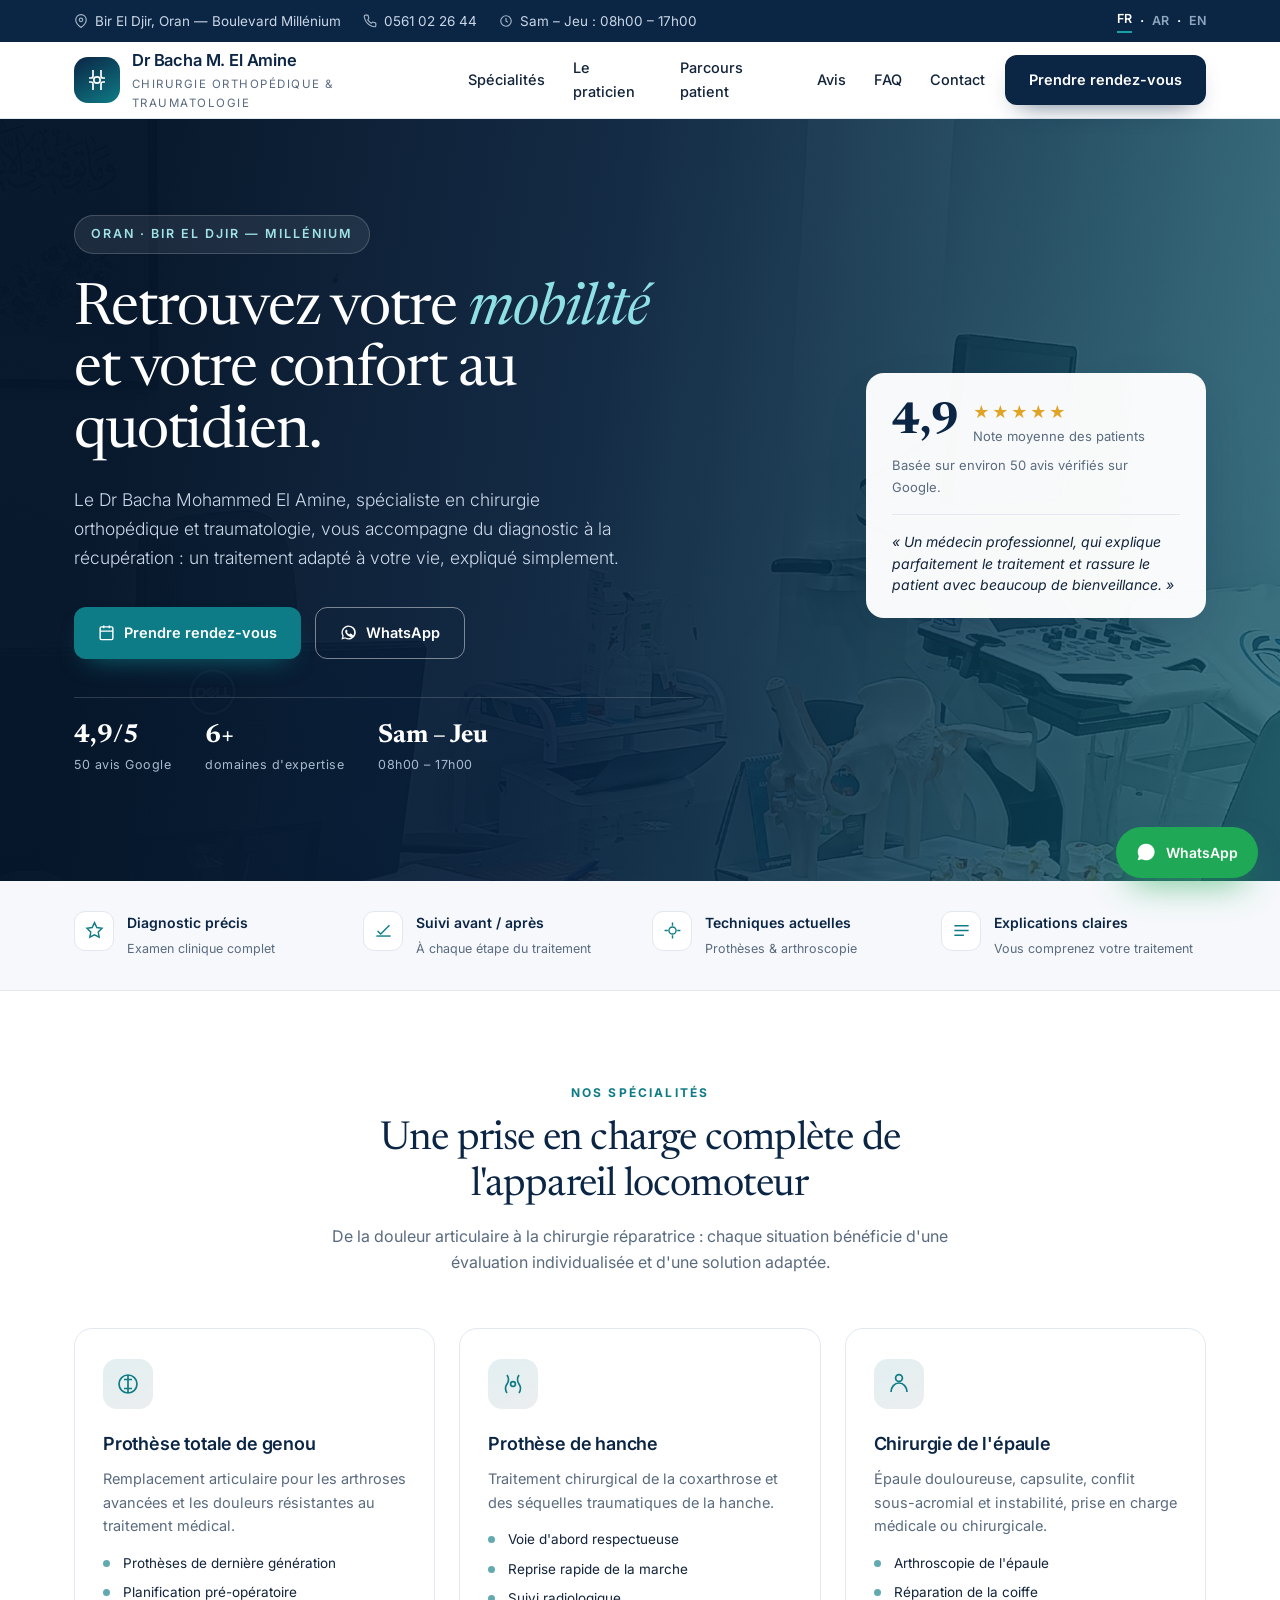
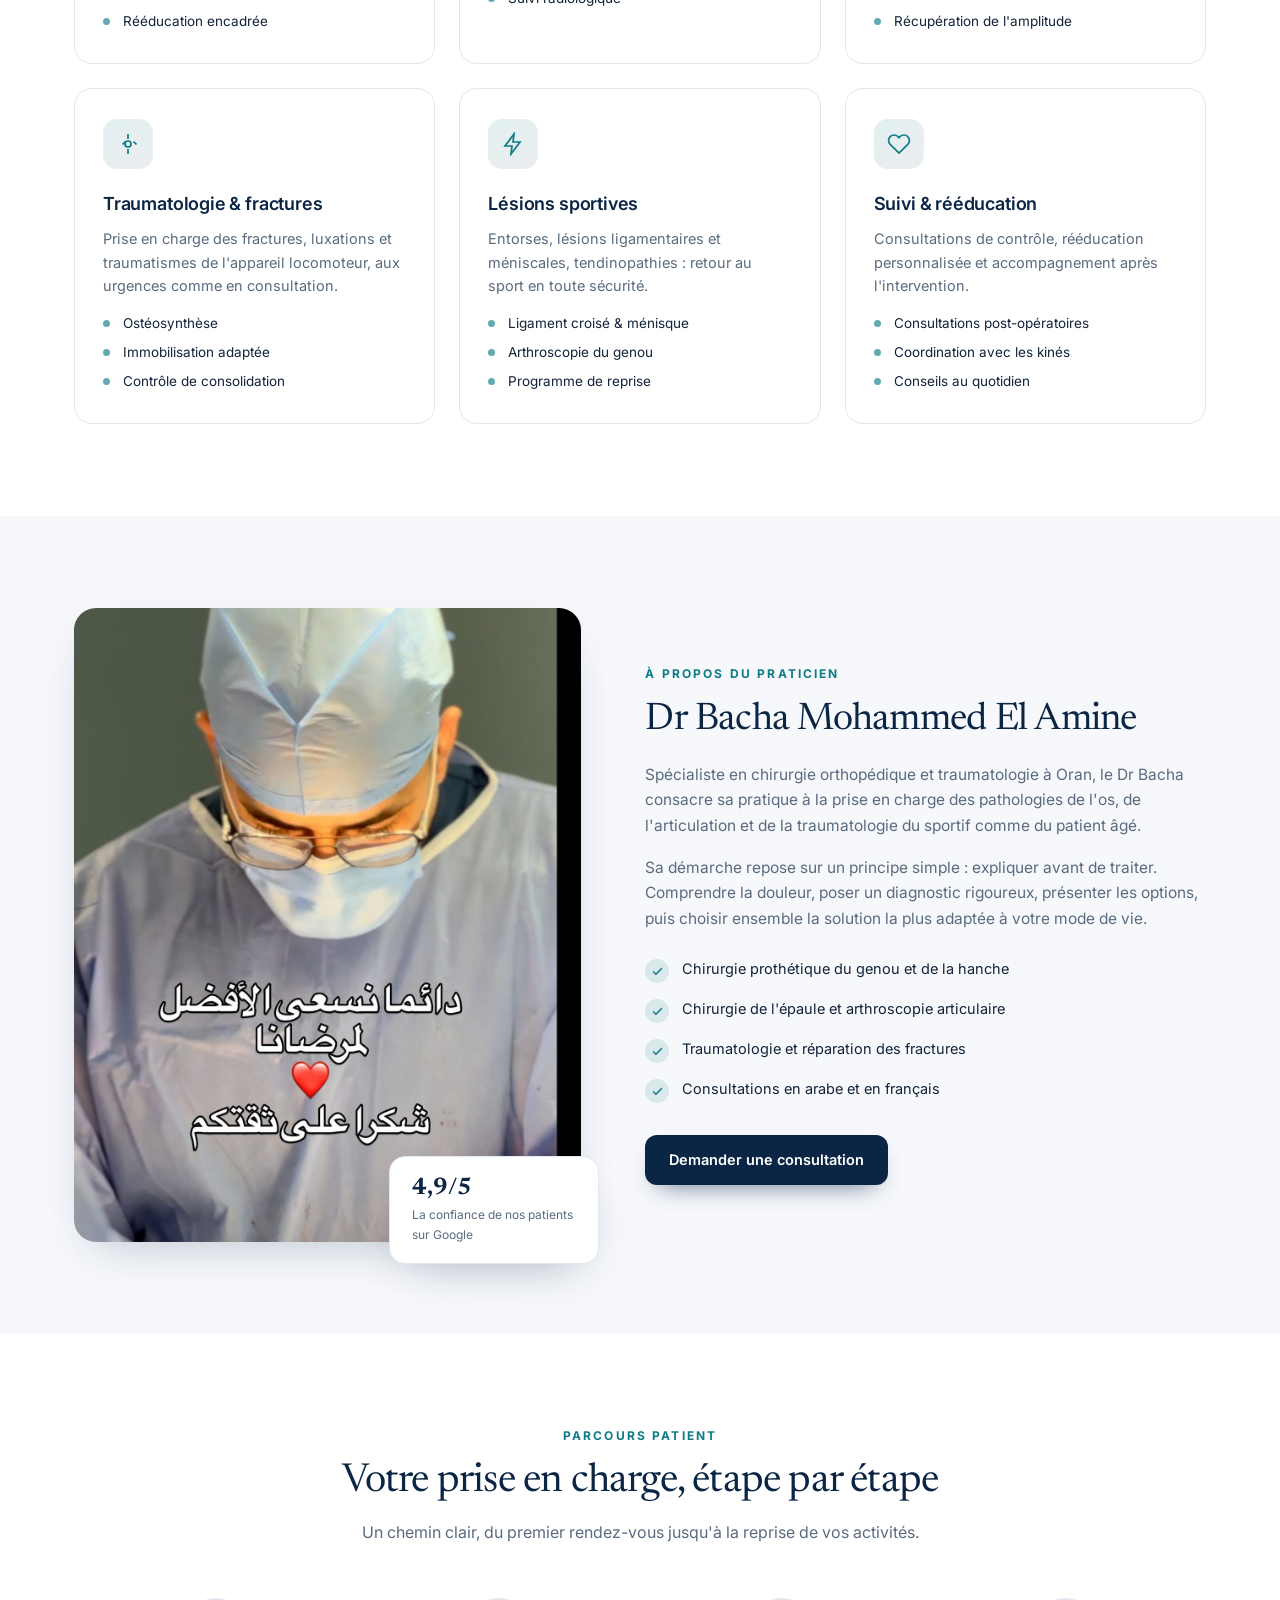
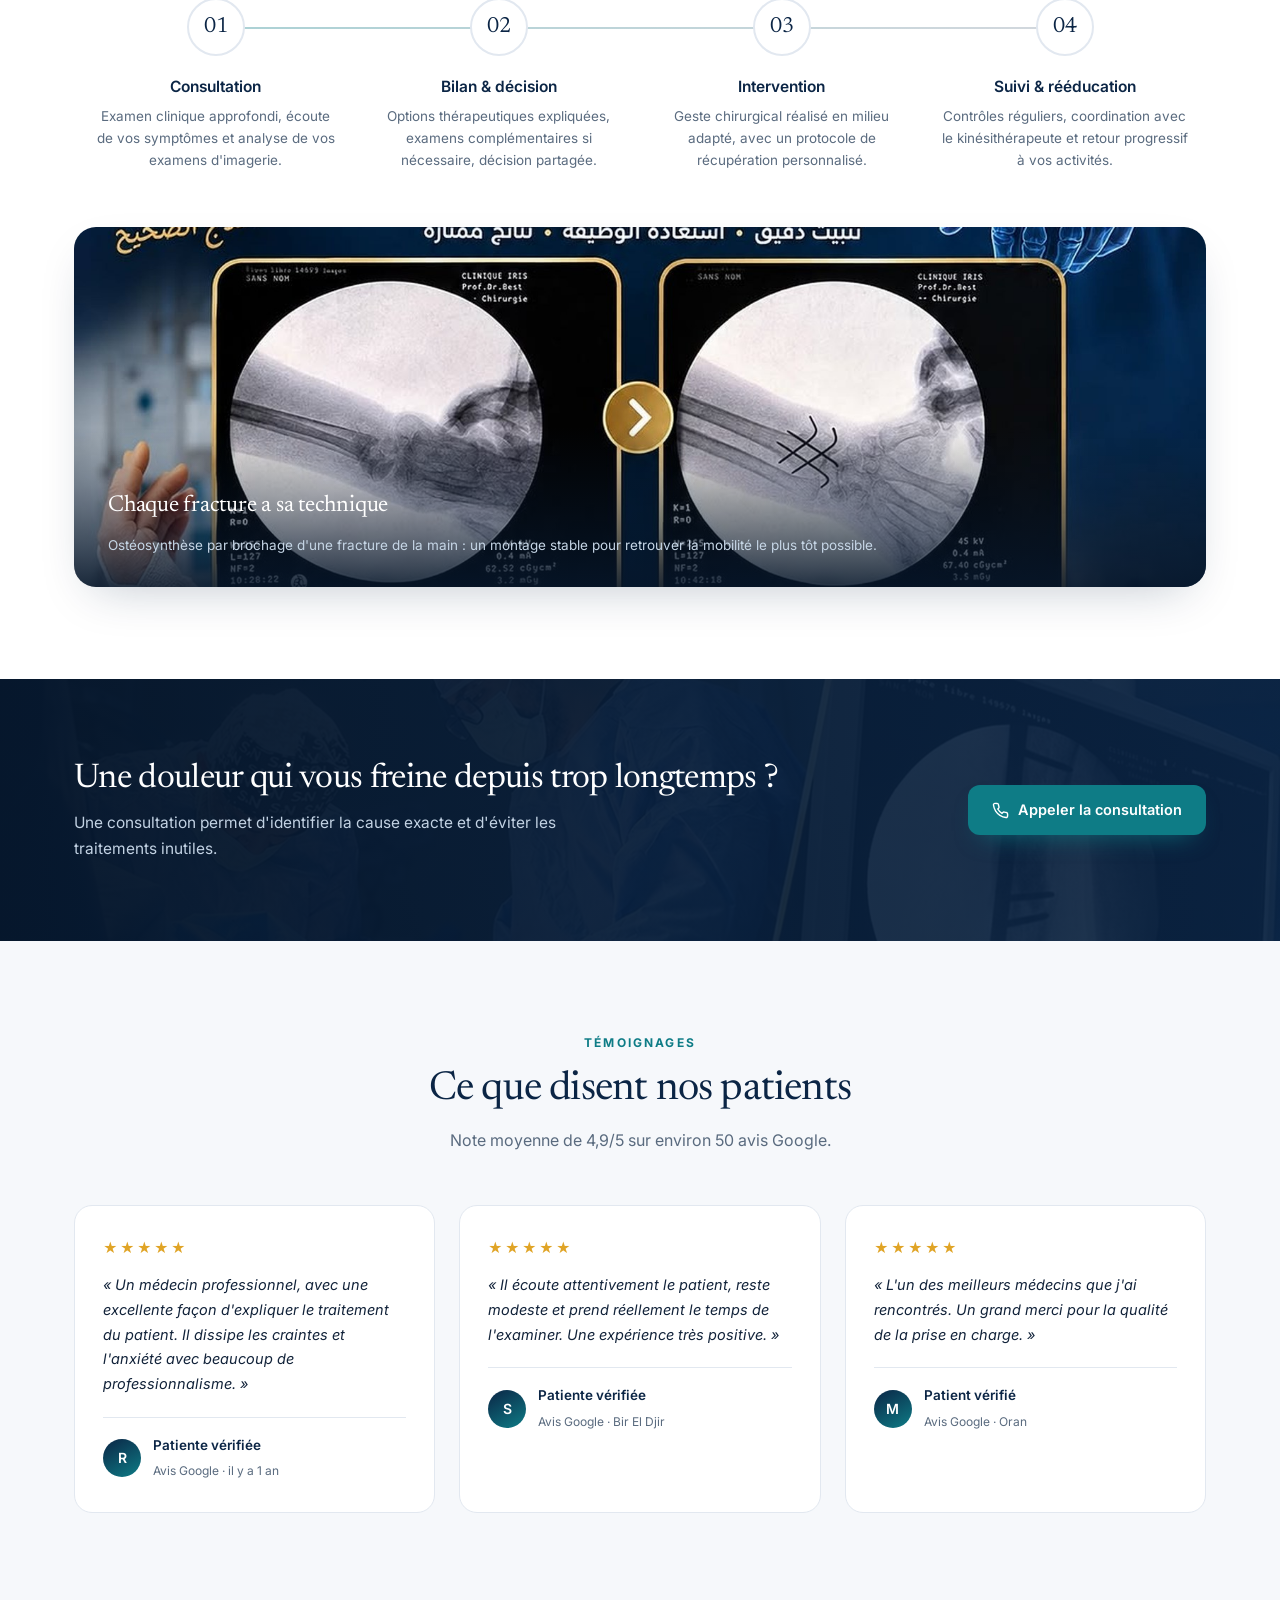
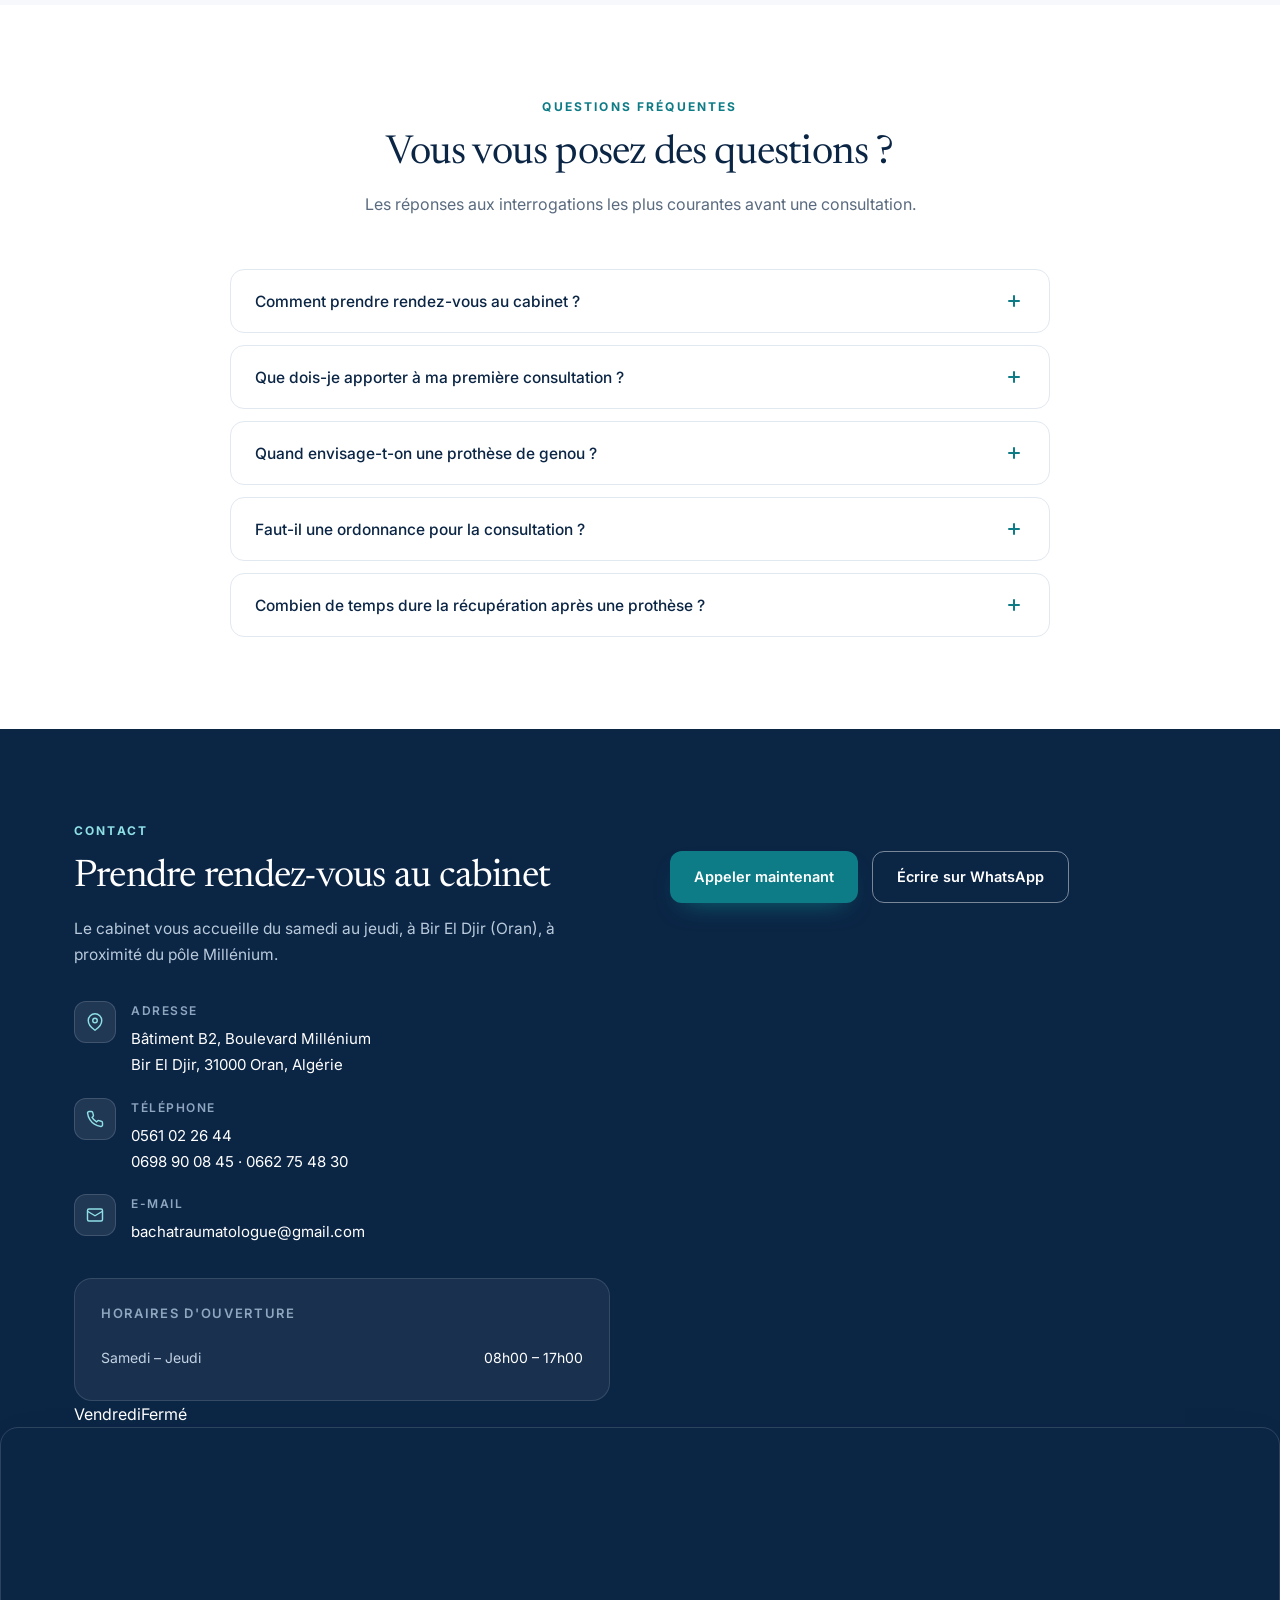
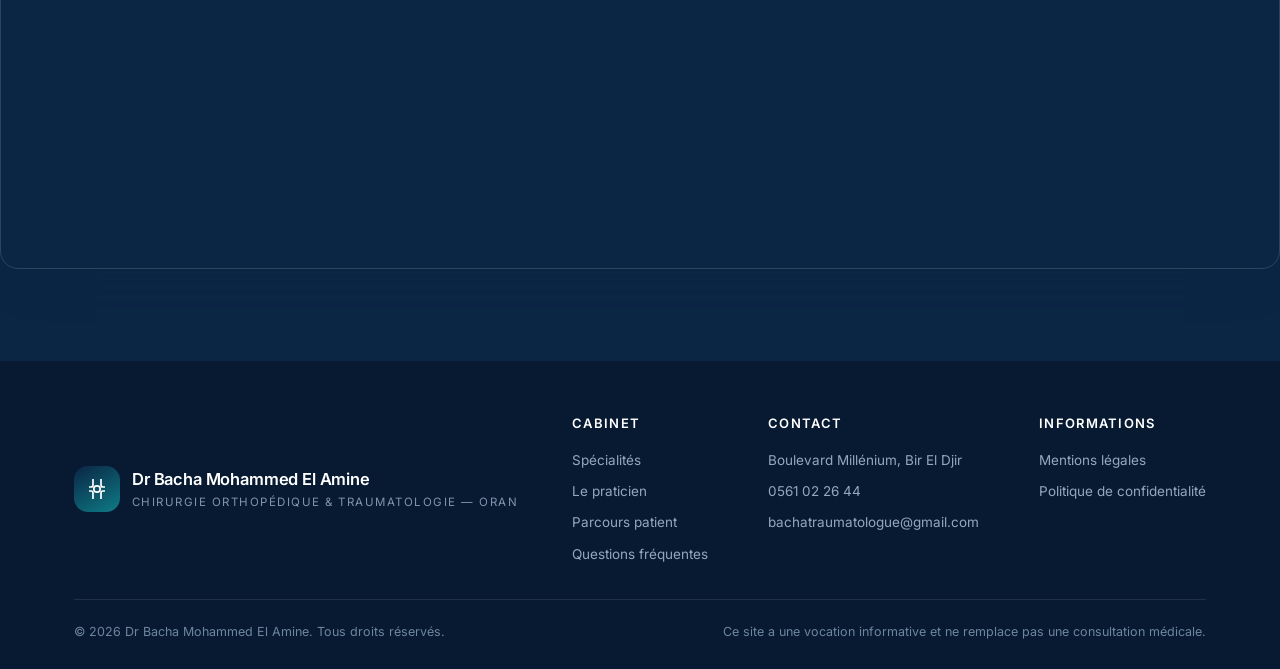
<file: index.html>
<!DOCTYPE html>
<html lang="fr">
<head>
<meta charset="UTF-8">
<meta name="viewport" content="width=device-width, initial-scale=1.0">
<title>Dr Bacha Mohammed El Amine — Chirurgien orthopédiste à Oran | Prothèse de genou et de hanche</title>
<meta name="description" content="Dr Bacha Mohammed El Amine, spécialiste en chirurgie orthopédique et traumatologie à Oran (Bir El Djir). Prothèse totale de genou et de hanche, chirurgie de l'épaule, arthroscopie, traumatologie. Prenez rendez-vous : 0561 02 26 44.">
<meta name="keywords" content="chirurgien orthopédiste Oran, prothèse totale du genou Oran, traumatologue Bir El Djir, arthroscopie épaule Oran, cabinet orthopédie Millénium, Dr Bacha">
<meta property="og:title" content="Dr Bacha Mohammed El Amine — Chirurgie orthopédique et traumatologie, Oran">
<meta property="og:description" content="Retrouvez votre mobilité et votre confort au quotidien. Diagnostic précis, chirurgie mini-invasive et suivi complet avant et après l'intervention.">
<meta property="og:type" content="website">
<meta property="og:locale" content="fr_DZ">
<link rel="preconnect" href="https://fonts.googleapis.com">
<link rel="preconnect" href="https://fonts.gstatic.com" crossorigin>
<link href="https://fonts.googleapis.com/css2?family=Newsreader:ital,opsz,wght@0,6..72,400;0,6..72,500;0,6..72,600;1,6..72,400&family=Inter:wght@300;400;500;600;700&display=swap" rel="stylesheet">
<link rel="stylesheet" href="styles.css">
<link rel="canonical" href="https://noudjoudtouil031-cloud.github.io/dr-bacha-site/">
<meta property="og:url" content="https://noudjoudtouil031-cloud.github.io/dr-bacha-site/">
<meta property="og:image" content="https://noudjoudtouil031-cloud.github.io/dr-bacha-site/assets-real/praticien-portrait.jpg">
<meta property="og:site_name" content="Dr Bacha Mohammed El Amine">
<meta name="twitter:card" content="summary_large_image">
<meta name="twitter:title" content="Dr Bacha Mohammed El Amine — Chirurgien orthopédiste à Oran | Prothèse de genou et de hanche">
<meta name="geo.region" content="DZ-31">
<meta name="geo.placename" content="Oran, Bir El Djir">
<script type="application/ld+json">
{
  "@context": "https://schema.org",
  "@type": "Physician",
  "name": "Dr Bacha Mohammed El Amine",
  "alternateName": "Cabinet du Dr Bacha, chirurgie orthopédique et traumatologie",
  "medicalSpecialty": "Orthopedic",
  "description": "Chirurgien orthopédiste et traumatologue à Oran (Bir El Djir). Prothèse totale de genou et de hanche, chirurgie du genou, de l'épaule, de la main et du poignet, traumatologie.",
  "telephone": "+213561022644",
  "url": "https://noudjoudtouil031-cloud.github.io/dr-bacha-site/",
  "image": "https://noudjoudtouil031-cloud.github.io/dr-bacha-site/assets-real/praticien-portrait.jpg",
  "priceRange": "DZD",
  "address": {
    "@type": "PostalAddress",
    "streetAddress": "Boulevard Millénium, Bir El Djir",
    "addressLocality": "Oran",
    "addressRegion": "Oran",
    "addressCountry": "DZ"
  },
  "areaServed": {
    "@type": "City",
    "name": "Oran"
  },
  "availableService": [
    {
      "@type": "MedicalProcedure",
      "name": "Prothèse totale du genou"
    },
    {
      "@type": "MedicalProcedure",
      "name": "Prothèse totale de la hanche"
    },
    {
      "@type": "MedicalProcedure",
      "name": "Chirurgie de l'épaule et arthroscopie"
    },
    {
      "@type": "MedicalProcedure",
      "name": "Chirurgie de la main et du poignet"
    },
    {
      "@type": "MedicalProcedure",
      "name": "Traumatologie et fractures"
    }
  ]
}
</script>
</head>
<body>

<!-- ================= TOP BAR ================= -->
<div class="topbar">
  <div class="wrap">
    <div class="left">
      <span>
        <svg viewBox="0 0 24 24" fill="none" stroke="currentColor" stroke-width="2"><path d="M21 10c0 7-9 13-9 13s-9-6-9-13a9 9 0 1118 0z"/><circle cx="12" cy="10" r="3"/></svg>
        Bir El Djir, Oran — Boulevard Millénium
      </span>
      <span>
        <svg viewBox="0 0 24 24" fill="none" stroke="currentColor" stroke-width="2"><path d="M22 16.9v3a2 2 0 01-2.2 2 19.8 19.8 0 01-8.6-3.1 19.5 19.5 0 01-6-6A19.8 19.8 0 012.1 4.2 2 2 0 014.1 2h3a2 2 0 012 1.7c.1 1 .4 2 .7 2.9a2 2 0 01-.5 2.1L8.1 9.9a16 16 0 006 6l1.2-1.2a2 2 0 012.1-.5c.9.3 1.9.6 2.9.7a2 2 0 011.7 2z"/></svg>
        <a href="tel:+213561022644">0561 02 26 44</a>
      </span>
      <span>
        <svg viewBox="0 0 24 24" fill="none" stroke="currentColor" stroke-width="2"><circle cx="12" cy="12" r="9"/><path d="M12 7v5l3 2"/></svg>
        Sam – Jeu : 08h00 – 17h00
      </span>
    </div>
    <div class="lang"><a href="#" class="on">FR</a><span>·</span><a href="#">AR</a><span>·</span><a href="#">EN</a></div>
  </div>
</div>

<!-- ================= HEADER ================= -->
<header>
  <div class="wrap">
    <a href="#" class="brand">
      <div class="mark">
        <svg viewBox="0 0 24 24" fill="none" stroke="currentColor" stroke-width="1.7"><path d="M8 2v6a2 2 0 01-2 2H4M16 2v6a2 2 0 002 2h2"/><path d="M8 22v-6a2 2 0 00-2-2H4M16 22v-6a2 2 0 012-2h2"/><circle cx="12" cy="12" r="3.2"/></svg>
      </div>
      <div class="txt">
        <strong>Dr Bacha M. El Amine</strong>
        <small>Chirurgie orthopédique &amp; traumatologie</small>
      </div>
    </a>
    <nav class="main">
      <a href="specialites.html">Spécialités</a>
      <a href="praticien.html">Le praticien</a>
      <a href="#parcours">Parcours patient</a>
      <a href="#avis">Avis</a>
      <a href="#faq">FAQ</a>
      <a href="contact.html">Contact</a>
    </nav>
    <a href="contact.html" class="btn btn-primary">Prendre rendez-vous</a>
    <button class="burger" aria-label="Menu"><span></span><span></span><span></span></button>
  </div>
</header>

<!-- ================= HERO ================= -->
<section class="hero" style="padding:0">
  <div class="bg">
    <img src="assets-real/cabinet-oran.jpg" alt="Le cabinet du Dr Bacha à Bir El Djir, Oran">
  </div>
  <div class="wrap">
    <div>
      <div class="eyebrow">Oran · Bir El Djir — Millénium</div>
      <h1 class="serif">Retrouvez votre <em>mobilité</em><br>et votre confort au quotidien.</h1>
      <p class="lead">
        Le Dr Bacha Mohammed El Amine, spécialiste en chirurgie orthopédique
        et traumatologie, vous accompagne du diagnostic à la récupération :
        un traitement adapté à votre vie, expliqué simplement.
      </p>
      <div class="actions">
        <a href="#contact" class="btn btn-teal">
          <svg viewBox="0 0 24 24" width="17" height="17" fill="none" stroke="currentColor" stroke-width="2"><rect x="3" y="4" width="18" height="18" rx="2"/><path d="M16 2v4M8 2v4M3 10h18"/></svg>
          Prendre rendez-vous
        </a>
        <a href="https://wa.me/213698900845" class="btn btn-ghost" target="_blank" rel="noopener">
          <svg viewBox="0 0 24 24" width="17" height="17" fill="currentColor"><path d="M12 2a10 10 0 00-8.6 15L2 22l5.2-1.4A10 10 0 1012 2zm0 18a8 8 0 01-4.1-1.1l-.3-.2-3 .8.8-2.9-.2-.3A8 8 0 1112 20zm4.4-5.9c-.2-.1-1.4-.7-1.6-.8-.2-.1-.4-.1-.5.1l-.7.9c-.1.2-.3.2-.5.1a6.5 6.5 0 01-3.2-2.8c-.1-.2 0-.4.1-.5l.5-.6c.1-.1.2-.3.1-.5l-.7-1.7c-.1-.3-.3-.3-.5-.3h-.5c-.2 0-.5.1-.7.4-.3.3-.9 1-.9 2.3 0 1.3 1 2.6 1.1 2.8.1.2 1.9 3 4.7 4.1 2.3.9 2.8.8 3.3.7.5-.1 1.5-.6 1.7-1.2.2-.6.2-1.1.2-1.2 0-.1-.2-.2-.4-.3z"/></svg>
          WhatsApp
        </a>
      </div>
      <div class="mini">
        <div><strong>4,9/5</strong><span>50 avis Google</span></div>
        <div><strong>6+</strong><span>domaines d'expertise</span></div>
        <div><strong>Sam – Jeu</strong><span>08h00 – 17h00</span></div>
      </div>
    </div>

    <div class="rating-card">
      <div class="score">
        <b>4,9</b>
        <div>
          <div class="stars">★★★★★</div>
          <p>Note moyenne des patients</p>
        </div>
      </div>
      <p style="margin-top:8px">Basée sur environ 50 avis vérifiés sur Google.</p>
      <div class="quote">« Un médecin professionnel, qui explique parfaitement le traitement et rassure le patient avec beaucoup de bienveillance. »</div>
    </div>
  </div>
</section>

<!-- ================= TRUST STRIP ================= -->
<div class="strip">
  <div class="wrap">
    <div class="item">
      <div class="ico"><svg viewBox="0 0 24 24" fill="none" stroke="currentColor" stroke-width="1.8"><path d="M12 2l2.9 6.3 6.6.9-4.8 4.7 1.2 6.6L12 17.4 6.1 20.5l1.2-6.6L2.5 9.2l6.6-.9L12 2z"/></svg></div>
      <div><b>Diagnostic précis</b><small>Examen clinique complet</small></div>
    </div>
    <div class="item">
      <div class="ico"><svg viewBox="0 0 24 24" fill="none" stroke="currentColor" stroke-width="1.8"><path d="M4.5 12.5l4 4 11-11"/><path d="M3 19h18"/></svg></div>
      <div><b>Suivi avant / après</b><small>À chaque étape du traitement</small></div>
    </div>
    <div class="item">
      <div class="ico"><svg viewBox="0 0 24 24" fill="none" stroke="currentColor" stroke-width="1.8"><path d="M12 2v4M12 18v4M2 12h4M18 12h4"/><circle cx="12" cy="12" r="4.5"/></svg></div>
      <div><b>Techniques actuelles</b><small>Prothèses &amp; arthroscopie</small></div>
    </div>
    <div class="item">
      <div class="ico"><svg viewBox="0 0 24 24" fill="none" stroke="currentColor" stroke-width="1.8"><path d="M3 6h18M3 12h18M3 18h12"/></svg></div>
      <div><b>Explications claires</b><small>Vous comprenez votre traitement</small></div>
    </div>
  </div>
</div>

<!-- ================= SPÉCIALITÉS ================= -->
<section id="specialites">
  <div class="wrap">
    <div class="sec-head center reveal">
      <span class="kicker">Nos spécialités</span>
      <h2 class="serif">Une prise en charge complète de l'appareil locomoteur</h2>
      <p>De la douleur articulaire à la chirurgie réparatrice : chaque situation bénéficie d'une évaluation individualisée et d'une solution adaptée.</p>
    </div>

    <div class="grid-3">
      <div class="card reveal">
        <div class="ico"><svg viewBox="0 0 24 24" fill="none" stroke="currentColor" stroke-width="1.7"><circle cx="12" cy="12" r="9"/><path d="M12 3v18M8 7.5h8M8 16.5h8"/></svg></div>
        <h3>Prothèse totale de genou</h3>
        <p>Remplacement articulaire pour les arthroses avancées et les douleurs résistantes au traitement médical.</p>
        <ul>
          <li>Prothèses de dernière génération</li>
          <li>Planification pré-opératoire</li>
          <li>Rééducation encadrée</li>
        </ul>
      </div>

      <div class="card reveal">
        <div class="ico"><svg viewBox="0 0 24 24" fill="none" stroke="currentColor" stroke-width="1.7"><path d="M6 3c2 3 2 6 0 9s-2 6 0 9"/><path d="M18 3c-2 3-2 6 0 9s2 6 0 9"/><circle cx="12" cy="12" r="2.4"/></svg></div>
        <h3>Prothèse de hanche</h3>
        <p>Traitement chirurgical de la coxarthrose et des séquelles traumatiques de la hanche.</p>
        <ul>
          <li>Voie d'abord respectueuse</li>
          <li>Reprise rapide de la marche</li>
          <li>Suivi radiologique</li>
        </ul>
      </div>

      <div class="card reveal">
        <div class="ico"><svg viewBox="0 0 24 24" fill="none" stroke="currentColor" stroke-width="1.7"><path d="M4 20c0-5 3.6-9 8-9s8 4 8 9"/><circle cx="12" cy="6" r="3.4"/></svg></div>
        <h3>Chirurgie de l'épaule</h3>
        <p>Épaule douloureuse, capsulite, conflit sous-acromial et instabilité, prise en charge médicale ou chirurgicale.</p>
        <ul>
          <li>Arthroscopie de l'épaule</li>
          <li>Réparation de la coiffe</li>
          <li>Récupération de l'amplitude</li>
        </ul>
      </div>

      <div class="card reveal">
        <div class="ico"><svg viewBox="0 0 24 24" fill="none" stroke="currentColor" stroke-width="1.7"><path d="M12 2v5M12 17v5M9.5 9.5l-3 3M17.5 9.5l3 3"/><circle cx="12" cy="12" r="3"/></svg></div>
        <h3>Traumatologie &amp; fractures</h3>
        <p>Prise en charge des fractures, luxations et traumatismes de l'appareil locomoteur, aux urgences comme en consultation.</p>
        <ul>
          <li>Ostéosynthèse</li>
          <li>Immobilisation adaptée</li>
          <li>Contrôle de consolidation</li>
        </ul>
      </div>

      <div class="card reveal">
        <div class="ico"><svg viewBox="0 0 24 24" fill="none" stroke="currentColor" stroke-width="1.7"><path d="M13 2L4 14h7l-1 8 9-12h-7l1-8z"/></svg></div>
        <h3>Lésions sportives</h3>
        <p>Entorses, lésions ligamentaires et méniscales, tendinopathies : retour au sport en toute sécurité.</p>
        <ul>
          <li>Ligament croisé &amp; ménisque</li>
          <li>Arthroscopie du genou</li>
          <li>Programme de reprise</li>
        </ul>
      </div>

      <div class="card reveal">
        <div class="ico"><svg viewBox="0 0 24 24" fill="none" stroke="currentColor" stroke-width="1.7"><path d="M20.8 4.6a5.5 5.5 0 00-7.8 0L12 5.7l-1-1.1a5.5 5.5 0 00-7.8 7.8L12 21l8.8-8.6a5.5 5.5 0 000-7.8z"/></svg></div>
        <h3>Suivi &amp; rééducation</h3>
        <p>Consultations de contrôle, rééducation personnalisée et accompagnement après l'intervention.</p>
        <ul>
          <li>Consultations post-opératoires</li>
          <li>Coordination avec les kinés</li>
          <li>Conseils au quotidien</li>
        </ul>
      </div>
    </div>
  </div>
</section>

<!-- ================= À PROPOS ================= -->
<section id="apropos" class="about">
  <div class="wrap">
    <div class="visual reveal">
      <img src="assets-real/praticien-portrait.jpg" alt="Dr Bacha Mohammed El Amine, chirurgien orthopédiste à Oran">
      <div class="badge">
        <b>4,9/5</b>
        <span>La confiance de nos patients sur Google</span>
      </div>
    </div>
    <div class="reveal">
      <span class="kicker" style="font-size:12px;letter-spacing:.18em;text-transform:uppercase;color:var(--teal);font-weight:700;display:block;margin-bottom:14px">À propos du praticien</span>
      <h2 class="serif">Dr Bacha Mohammed El Amine</h2>
      <p>
        Spécialiste en chirurgie orthopédique et traumatologie à Oran, le Dr Bacha
        consacre sa pratique à la prise en charge des pathologies de l'os, de
        l'articulation et de la traumatologie du sportif comme du patient âgé.
      </p>
      <p>
        Sa démarche repose sur un principe simple : expliquer avant de traiter.
        Comprendre la douleur, poser un diagnostic rigoureux, présenter les
        options, puis choisir ensemble la solution la plus adaptée à votre mode de vie.
      </p>
      <div class="points">
        <div><span class="tick"><svg viewBox="0 0 24 24" fill="none" stroke="currentColor" stroke-width="3"><path d="M20 6L9 17l-5-5"/></svg></span> Chirurgie prothétique du genou et de la hanche</div>
        <div><span class="tick"><svg viewBox="0 0 24 24" fill="none" stroke="currentColor" stroke-width="3"><path d="M20 6L9 17l-5-5"/></svg></span> Chirurgie de l'épaule et arthroscopie articulaire</div>
        <div><span class="tick"><svg viewBox="0 0 24 24" fill="none" stroke="currentColor" stroke-width="3"><path d="M20 6L9 17l-5-5"/></svg></span> Traumatologie et réparation des fractures</div>
        <div><span class="tick"><svg viewBox="0 0 24 24" fill="none" stroke="currentColor" stroke-width="3"><path d="M20 6L9 17l-5-5"/></svg></span> Consultations en arabe et en français</div>
      </div>
      <a href="#contact" class="btn btn-primary" style="margin-top:32px">Demander une consultation</a>
    </div>
  </div>
</section>

<!-- ================= PARCOURS ================= -->
<section id="parcours">
  <div class="wrap">
    <div class="sec-head center reveal">
      <span class="kicker">Parcours patient</span>
      <h2 class="serif">Votre prise en charge, étape par étape</h2>
      <p>Un chemin clair, du premier rendez-vous jusqu'à la reprise de vos activités.</p>
    </div>
    <div class="steps">
      <div class="step reveal">
        <div class="num">01</div>
        <h3>Consultation</h3>
        <p>Examen clinique approfondi, écoute de vos symptômes et analyse de vos examens d'imagerie.</p>
      </div>
      <div class="step reveal">
        <div class="num">02</div>
        <h3>Bilan &amp; décision</h3>
        <p>Options thérapeutiques expliquées, examens complémentaires si nécessaire, décision partagée.</p>
      </div>
      <div class="step reveal">
        <div class="num">03</div>
        <h3>Intervention</h3>
        <p>Geste chirurgical réalisé en milieu adapté, avec un protocole de récupération personnalisé.</p>
      </div>
      <div class="step reveal">
        <div class="num">04</div>
        <h3>Suivi &amp; rééducation</h3>
        <p>Contrôles réguliers, coordination avec le kinésithérapeute et retour progressif à vos activités.</p>
      </div>
    </div>

    <div class="wide-photo reveal">
      <img src="assets-real/radiographie-main.jpg" alt="Ostéosynthèse d'une fracture de la main par brochage">
      <div class="cap">
        <b>Chaque fracture a sa technique</b>
        <span>Ostéosynthèse par brochage d'une fracture de la main : un montage stable pour retrouver la mobilité le plus tôt possible.</span>
      </div>
    </div>
  </div>
</section>

<!-- ================= BAND ================= -->
<div class="band">
  <div class="bg"><img src="assets-real/chirurgie-epaule.jpg" alt="Chirurgie de l'épaule réalisée par le Dr Bacha"></div>
  <div class="wrap">
    <div>
      <h2 class="serif">Une douleur qui vous freine depuis trop longtemps ?</h2>
      <p>Une consultation permet d'identifier la cause exacte et d'éviter les traitements inutiles.</p>
    </div>
    <a href="tel:+213561022644" class="btn btn-teal">
      <svg viewBox="0 0 24 24" width="17" height="17" fill="none" stroke="currentColor" stroke-width="2"><path d="M22 16.9v3a2 2 0 01-2.2 2 19.8 19.8 0 01-8.6-3.1 19.5 19.5 0 01-6-6A19.8 19.8 0 012.1 4.2 2 2 0 014.1 2h3a2 2 0 012 1.7c.1 1 .4 2 .7 2.9a2 2 0 01-.5 2.1L8.1 9.9a16 16 0 006 6l1.2-1.2a2 2 0 012.1-.5c.9.3 1.9.6 2.9.7a2 2 0 011.7 2z"/></svg>
      Appeler la consultation
    </a>
  </div>
</div>

<!-- ================= AVIS ================= -->
<section id="avis" class="avis">
  <div class="wrap">
    <div class="sec-head center reveal">
      <span class="kicker">Témoignages</span>
      <h2 class="serif">Ce que disent nos patients</h2>
      <p>Note moyenne de 4,9/5 sur environ 50 avis Google.</p>
    </div>
    <div class="avis-grid">
      <div class="avis-card reveal">
        <span class="stars">★★★★★</span>
        <p>« Un médecin professionnel, avec une excellente façon d'expliquer le traitement du patient. Il dissipe les craintes et l'anxiété avec beaucoup de professionnalisme. »</p>
        <div class="who">
          <div class="av">R</div>
          <div><b>Patiente vérifiée</b><small>Avis Google · il y a 1 an</small></div>
        </div>
      </div>
      <div class="avis-card reveal">
        <span class="stars">★★★★★</span>
        <p>« Il écoute attentivement le patient, reste modeste et prend réellement le temps de l'examiner. Une expérience très positive. »</p>
        <div class="who">
          <div class="av">S</div>
          <div><b>Patiente vérifiée</b><small>Avis Google · Bir El Djir</small></div>
        </div>
      </div>
      <div class="avis-card reveal">
        <span class="stars">★★★★★</span>
        <p>« L'un des meilleurs médecins que j'ai rencontrés. Un grand merci pour la qualité de la prise en charge. »</p>
        <div class="who">
          <div class="av">M</div>
          <div><b>Patient vérifié</b><small>Avis Google · Oran</small></div>
        </div>
      </div>
    </div>
  </div>
</section>

<!-- ================= FAQ ================= -->
<section id="faq">
  <div class="wrap">
    <div class="sec-head center reveal">
      <span class="kicker">Questions fréquentes</span>
      <h2 class="serif">Vous vous posez des questions ?</h2>
      <p>Les réponses aux interrogations les plus courantes avant une consultation.</p>
    </div>
    <div class="faq-list">
      <div class="faq-item">
        <button class="faq-q">Comment prendre rendez-vous au cabinet ?<span class="plus"></span></button>
        <div class="faq-a"><div>Appelez le cabinet au 0561 02 26 44 ou le 0698 90 08 45 pendant les heures d'ouverture (samedi au jeudi, 08h00 – 17h00), ou écrivez-nous sur WhatsApp. Le secrétariat vous proposera le créneau le plus proche.</div></div>
      </div>
      <div class="faq-item">
        <button class="faq-q">Que dois-je apporter à ma première consultation ?<span class="plus"></span></button>
        <div class="faq-a"><div>Munissez-vous de votre carte d'identité, de votre carte CNAS ou CASNOS, de vos anciens comptes rendus médicaux et de vos examens d'imagerie (radios, IRM, scanner) sur support papier ou numérique.</div></div>
      </div>
      <div class="faq-item">
        <button class="faq-q">Quand envisage-t-on une prothèse de genou ?<span class="plus"></span></button>
        <div class="faq-a"><div>L'indication est posée lorsque l'arthrose est avancée et que la douleur limite la marche et le sommeil, malgré les traitements médicaux, les infiltrations et la rééducation. La décision se prend toujours après un examen clinique et une analyse de l'imagerie.</div></div>
      </div>
      <div class="faq-item">
        <button class="faq-q">Faut-il une ordonnance pour la consultation ?<span class="plus"></span></button>
        <div class="faq-a"><div>Une ordonnance de votre médecin traitant facilite la prise en charge par la sécurité sociale. En cas d'urgence traumatique, contactez directement le cabinet.</div></div>
      </div>
      <div class="faq-item">
        <button class="faq-q">Combien de temps dure la récupération après une prothèse ?<span class="plus"></span></button>
        <div class="faq-a"><div>La marche avec aide est généralement reprise très rapidement, l'autonomie s'améliore progressivement sur les premières semaines, et la récupération fonctionnelle complète demande plusieurs mois, avec une rééducation régulière.</div></div>
      </div>
    </div>
  </div>
</section>

<!-- ================= CONTACT ================= -->
<section id="contact" class="contact">
  <div class="wrap">
    <div>
      <span class="kicker" style="color:#8FE0E5;font-size:12px;letter-spacing:.18em;text-transform:uppercase;font-weight:700;display:block;margin-bottom:14px">Contact</span>
      <h2 class="serif">Prendre rendez-vous au cabinet</h2>
      <p class="intro">Le cabinet vous accueille du samedi au jeudi, à Bir El Djir (Oran), à proximité du pôle Millénium.</p>

      <div class="cinfo">
        <div class="row">
          <div class="ico"><svg viewBox="0 0 24 24" fill="none" stroke="currentColor" stroke-width="1.9"><path d="M21 10c0 7-9 13-9 13s-9-6-9-13a9 9 0 1118 0z"/><circle cx="12" cy="10" r="3"/></svg></div>
          <div>
            <b>Adresse</b>
            <span>Bâtiment B2, Boulevard Millénium<br>Bir El Djir, 31000 Oran, Algérie</span>
          </div>
        </div>
        <div class="row">
          <div class="ico"><svg viewBox="0 0 24 24" fill="none" stroke="currentColor" stroke-width="1.9"><path d="M22 16.9v3a2 2 0 01-2.2 2 19.8 19.8 0 01-8.6-3.1 19.5 19.5 0 01-6-6A19.8 19.8 0 012.1 4.2 2 2 0 014.1 2h3a2 2 0 012 1.7c.1 1 .4 2 .7 2.9a2 2 0 01-.5 2.1L8.1 9.9a16 16 0 006 6l1.2-1.2a2 2 0 012.1-.5c.9.3 1.9.6 2.9.7a2 2 0 011.7 2z"/></svg></div>
          <div>
            <b>Téléphone</b>
            <span>
              <a href="tel:+213561022644">0561 02 26 44</a><br>
              <a href="tel:+213698900845">0698 90 08 45</a> · <a href="tel:+213662754830">0662 75 48 30</a>
            </span>
          </div>
        </div>
        <div class="row">
          <div class="ico"><svg viewBox="0 0 24 24" fill="none" stroke="currentColor" stroke-width="1.9"><rect x="2" y="4" width="20" height="16" rx="2"/><path d="M2 7l10 6 10-6"/></svg></div>
          <div>
            <b>E-mail</b>
            <span><a href="mailto:bachatraumatologue@gmail.com">bachatraumatologue@gmail.com</a></span>
          </div>
        </div>
      </div>

      <ul class="hours">
        <h4>Horaires d'ouverture</h4>
        <div class="line"><span>Samedi – Jeudi</span><span>08h00 – 17h00</span></ul>
        <div class="line closed"><span>Vendredi</span><span>Fermé</span></div>
      </div>

      <div style="display:flex;gap:14px;flex-wrap:wrap;margin-top:30px">
        <a href="tel:+213561022644" class="btn btn-teal">Appeler maintenant</a>
        <a href="https://wa.me/213698900845" class="btn btn-ghost" target="_blank" rel="noopener">Écrire sur WhatsApp</a>
      </div>
    </div>

    <div class="map">
      <iframe
        src="https://www.google.com/maps?q=35.727833,-0.564313&z=16&output=embed"
        title="Localisation du cabinet du Dr Bacha à Bir El Djir, Oran"
        loading="lazy"
        referrerpolicy="no-referrer-when-downgrade"></iframe>
    </div>
  </div>
</section>

<!-- ================= FOOTER ================= -->
<footer>
  <div class="wrap">
    <div class="top">
      <div class="brand">
        <div class="mark">
          <svg viewBox="0 0 24 24" fill="none" stroke="currentColor" stroke-width="1.7"><path d="M8 2v6a2 2 0 01-2 2H4M16 2v6a2 2 0 002 2h2"/><path d="M8 22v-6a2 2 0 00-2-2H4M16 22v-6a2 2 0 012-2h2"/><circle cx="12" cy="12" r="3.2"/></svg>
        </div>
        <div class="txt">
          <strong>Dr Bacha Mohammed El Amine</strong>
          <small>Chirurgie orthopédique &amp; traumatologie — Oran</small>
        </div>
      </div>
      <div class="cols">
        <div>
          <h5>Cabinet</h5>
          <ul>
            <li><a href="specialites.html">Spécialités</a></li>
            <li><a href="praticien.html">Le praticien</a></li>
            <li><a href="#parcours">Parcours patient</a></li>
            <li><a href="#faq">Questions fréquentes</a></li>
          </ul>
        </div>
        <div>
          <h5>Contact</h5>
          <ul>
            <li>Boulevard Millénium, Bir El Djir</li>
            <li><a href="tel:+213561022644">0561 02 26 44</a></li>
            <li><a href="mailto:bachatraumatologue@gmail.com">bachatraumatologue@gmail.com</a></li>
          </ul>
        </div>
        <div>
          <h5>Informations</h5>
          <ul>
            <li><a href="mentions-legales.html">Mentions légales</a></li>
            <li><a href="mentions-legales.html#confidentialite">Politique de confidentialité</a></li>
          </ul>
        </div>
      </div>
    </div>
    <div class="bottom">
      <span>© 2026 Dr Bacha Mohammed El Amine. Tous droits réservés.</span>
      <span>Ce site a une vocation informative et ne remplace pas une consultation médicale.</span>
    </div>
  </div>
</footer>

<a href="https://wa.me/213698900845" class="float" target="_blank" rel="noopener">
  <svg viewBox="0 0 24 24" fill="currentColor"><path d="M12 2a10 10 0 00-8.6 15L2 22l5.2-1.4A10 10 0 1012 2zm4.4 12.1c-.2-.1-1.4-.7-1.6-.8-.2-.1-.4-.1-.5.1l-.7.9c-.1.2-.3.2-.5.1a6.5 6.5 0 01-3.2-2.8c-.1-.2 0-.4.1-.5l.5-.6c.1-.1.2-.3.1-.5l-.7-1.7c-.1-.3-.3-.3-.5-.3h-.5c-.2 0-.5.1-.7.4-.3.3-.9 1-.9 2.3 0 1.3 1 2.6 1.1 2.8.1.2 1.9 3 4.7 4.1 2.3.9 2.8.8 3.3.7.5-.1 1.5-.6 1.7-1.2.2-.6.2-1.1.2-1.2 0-.1-.2-.2-.4-.3z"/></svg>
  WhatsApp
</a>

<script>
  // Mobile accordion FAQ
  document.querySelectorAll('.faq-q').forEach(function(btn){
    btn.addEventListener('click', function(){
      var item = btn.parentElement;
      var open = item.classList.contains('open');
      document.querySelectorAll('.faq-item').forEach(function(i){
        i.classList.remove('open');
        i.querySelector('.faq-a').style.maxHeight = null;
      });
      if(!open){
        item.classList.add('open');
        var a = item.querySelector('.faq-a');
        a.style.maxHeight = a.scrollHeight + 'px';
      }
    });
  });

  // Reveal on scroll
  var io = new IntersectionObserver(function(entries){
    entries.forEach(function(e){ if(e.isIntersecting){ e.target.classList.add('in'); io.unobserve(e.target); } });
  }, {threshold:.12});
  document.querySelectorAll('.reveal').forEach(function(el){ io.observe(el); });

  // Mobile menu (simple toggle of anchor list)
  var burger = document.querySelector('.burger');
  if(burger){
    burger.addEventListener('click', function(){
      var nav = document.querySelector('nav.main');
      var shown = nav.style.display === 'flex';
      nav.style.display = shown ? '' : 'flex';
      nav.style.position = 'absolute';
      nav.style.top = '76px'; nav.style.left = '0'; nav.style.right = '0';
      nav.style.background = '#fff'; nav.style.flexDirection = 'column';
      nav.style.padding = '18px 24px'; nav.style.gap = '16px';
      nav.style.borderBottom = '1px solid #E2E8F0';
    });
  }
</script>

<script type="application/ld+json">
{
  "@context": "https://schema.org",
  "@type": "Physician",
  "name": "Dr Bacha Mohammed El Amine",
  "medicalSpecialty": "Orthopedic",
  "description": "Spécialiste en chirurgie orthopédique et traumatologie à Oran : prothèse de genou et de hanche, chirurgie de l'épaule, arthroscopie, traumatologie.",
  "address": {
    "@type": "PostalAddress",
    "streetAddress": "Bâtiment B2, Boulevard Millénium",
    "addressLocality": "Bir El Djir",
    "addressRegion": "Oran",
    "postalCode": "31000",
    "addressCountry": "DZ"
  },
  "geo": { "@type": "GeoCoordinates", "latitude": 35.727833, "longitude": -0.564313 },
  "telephone": "+213561022644",
  "email": "bachatraumatologue@gmail.com",
  "availableLanguage": ["ar", "fr"],
  "openingHoursSpecification": [{
    "@type": "OpeningHoursSpecification",
    "dayOfWeek": ["Saturday","Sunday","Monday","Tuesday","Wednesday","Thursday"],
    "opens": "08:00",
    "closes": "17:00"
  }],
  "aggregateRating": { "@type": "AggregateRating", "ratingValue": "4.9", "reviewCount": "50" }
}
</script>
</body>
</html>
</file>
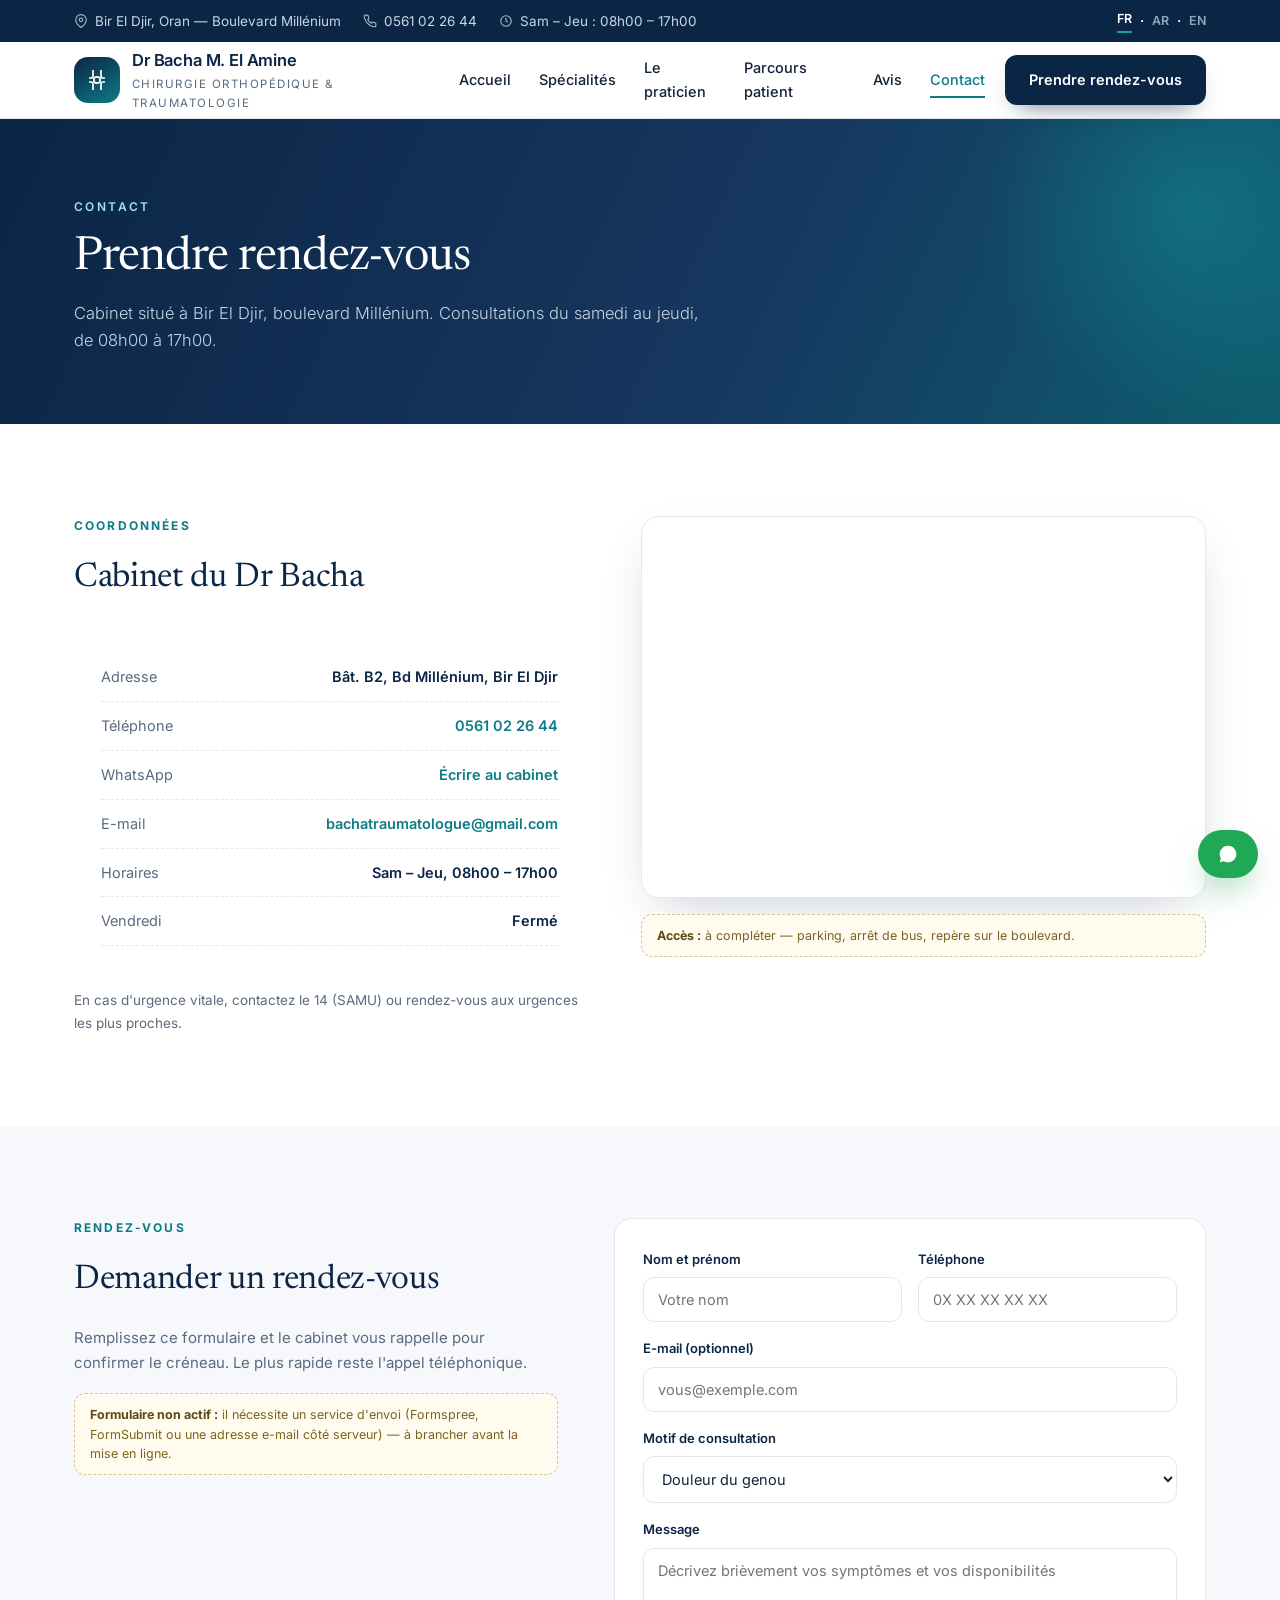
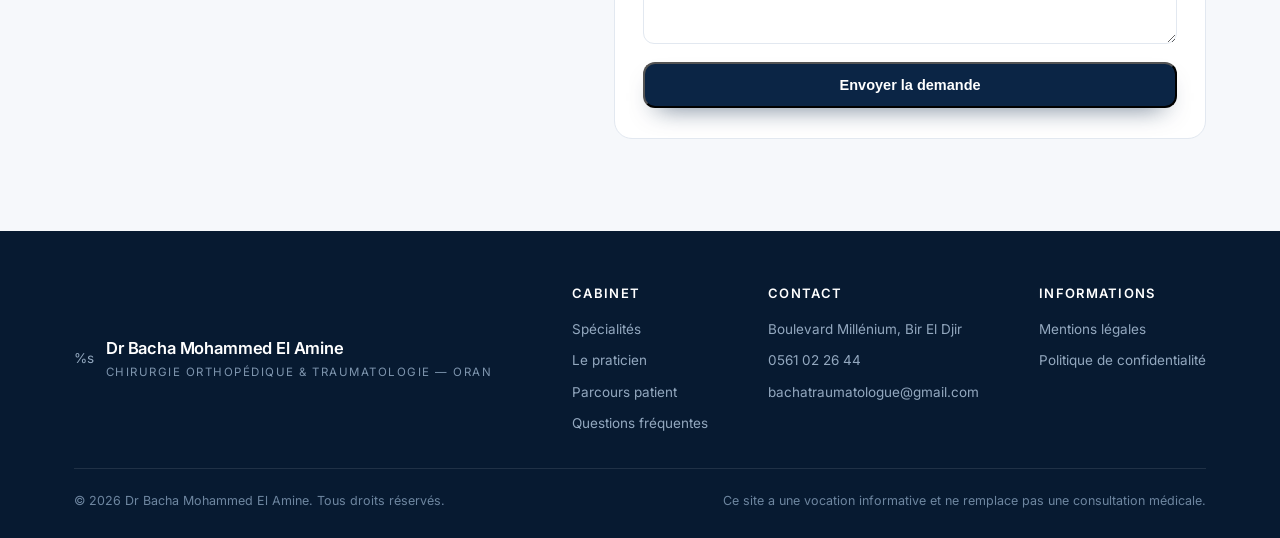
<file: contact.html>
<!DOCTYPE html>
<html lang="fr">
<head>
<meta charset="UTF-8">
<meta name="viewport" content="width=device-width, initial-scale=1.0">
<title>Contact et rendez-vous — Dr Bacha, chirurgien orthopédiste à Oran</title>
<meta name="description" content="Coordonnées du cabinet du Dr Bacha à Bir El Djir (Oran) : téléphone 0561 02 26 44, WhatsApp, horaires et demande de rendez-vous en ligne.">
<link rel="preconnect" href="https://fonts.googleapis.com">
<link rel="preconnect" href="https://fonts.gstatic.com" crossorigin>
<link href="https://fonts.googleapis.com/css2?family=Newsreader:ital,opsz,wght@0,6..72,400;0,6..72,500;0,6..72,600;1,6..72,400&family=Inter:wght@300;400;500;600;700&display=swap" rel="stylesheet">
<link rel="stylesheet" href="styles.css">
<link rel="canonical" href="https://noudjoudtouil031-cloud.github.io/dr-bacha-site/contact.html">
<meta property="og:url" content="https://noudjoudtouil031-cloud.github.io/dr-bacha-site/contact.html">
<meta property="og:image" content="https://noudjoudtouil031-cloud.github.io/dr-bacha-site/assets-real/praticien-portrait.jpg">
<meta property="og:site_name" content="Dr Bacha Mohammed El Amine">
<meta name="twitter:card" content="summary_large_image">
<meta name="twitter:title" content="Contact et rendez-vous — Dr Bacha, chirurgien orthopédiste à Oran">
<meta name="geo.region" content="DZ-31">
<meta name="geo.placename" content="Oran, Bir El Djir">
</head>
<body>

<div class="topbar">
  <div class="wrap">
    <div class="left">
      <span>
        <svg viewBox="0 0 24 24" fill="none" stroke="currentColor" stroke-width="2"><path d="M21 10c0 7-9 13-9 13s-9-6-9-13a9 9 0 1118 0z"/><circle cx="12" cy="10" r="3"/></svg>
        Bir El Djir, Oran — Boulevard Millénium
      </span>
      <span>
        <svg viewBox="0 0 24 24" fill="none" stroke="currentColor" stroke-width="2"><path d="M22 16.9v3a2 2 0 01-2.2 2 19.8 19.8 0 01-8.6-3.1 19.5 19.5 0 01-6-6A19.8 19.8 0 012.1 4.2 2 2 0 014.1 2h3a2 2 0 012 1.7c.1 1 .4 2 .7 2.9a2 2 0 01-.5 2.1L8.1 9.9a16 16 0 006 6l1.2-1.2a2 2 0 012.1-.5c.9.3 1.9.6 2.9.7a2 2 0 011.7 2z"/></svg>
        <a href="tel:+213561022644">0561 02 26 44</a>
      </span>
      <span>
        <svg viewBox="0 0 24 24" fill="none" stroke="currentColor" stroke-width="2"><circle cx="12" cy="12" r="9"/><path d="M12 7v5l3 2"/></svg>
        Sam – Jeu : 08h00 – 17h00
      </span>
    </div>
    <div class="lang"><a href="#" class="on">FR</a><span>·</span><a href="#">AR</a><span>·</span><a href="#">EN</a></div>
  </div>
</div>

<header>
  <div class="wrap">
    <a href="index.html" class="brand"><div class="mark"><svg viewBox="0 0 24 24" fill="none" stroke="currentColor" stroke-width="1.7"><path d="M8 2v6a2 2 0 01-2 2H4M16 2v6a2 2 0 002 2h2"/><path d="M8 22v-6a2 2 0 00-2-2H4M16 22v-6a2 2 0 012-2h2"/><circle cx="12" cy="12" r="3.2"/></svg></div>
      <div class="txt">
        <strong>Dr Bacha M. El Amine</strong>
        <small>Chirurgie orthopédique &amp; traumatologie</small>
      </div>
    </a>
    <nav class="main">
      <a href="index.html">Accueil</a>
      <a href="specialites.html">Spécialités</a>
      <a href="praticien.html">Le praticien</a>
      <a href="index.html#parcours">Parcours patient</a>
      <a href="index.html#avis">Avis</a>
      <a href="contact.html" class="on">Contact</a>
    </nav>
    <a href="contact.html" class="btn btn-primary">Prendre rendez-vous</a>
    <button class="burger" aria-label="Menu"><span></span><span></span><span></span></button>
  </div>
</header>

<section class="page-hero">
  <div class="wrap">
    <div class="crumb">Contact</div>
    <h1>Prendre rendez-vous</h1>
    <p>Cabinet situé à Bir El Djir, boulevard Millénium. Consultations du samedi au jeudi, de 08h00 à 17h00.</p>
  </div>
</section>

<section>
  <div class="wrap" style="display:grid;grid-template-columns:.95fr 1.05fr;gap:56px;align-items:start">
    <div>
      <span class="kicker" style="display:block;font-size:12px;letter-spacing:.18em;text-transform:uppercase;color:var(--teal);font-weight:700;margin-bottom:14px">Coordonnées</span>
      <h2 class="serif" style="font-size:clamp(24px,2.8vw,34px);color:var(--navy);font-weight:400;margin-bottom:22px">Cabinet du Dr Bacha</h2>
      <ul class="hours">
        <li><span>Adresse</span><b>Bât. B2, Bd Millénium, Bir El Djir</b></li>
        <li><span>Téléphone</span><b><a href="tel:+213561022644">0561 02 26 44</a></b></li>
        <li><span>WhatsApp</span><b><a href="https://wa.me/213561022644">Écrire au cabinet</a></b></li>
        <li><span>E-mail</span><b><a href="mailto:bachatraumatologue@gmail.com">bachatraumatologue@gmail.com</a></b></li>
        <li><span>Horaires</span><b>Sam – Jeu, 08h00 – 17h00</b></li>
        <li><span>Vendredi</span><b>Fermé</b></li>
      </ul>
      <p style="font-size:13.5px;color:var(--muted);margin-top:18px">En cas d'urgence vitale, contactez le 14 (SAMU) ou rendez-vous aux urgences les plus proches.</p>
    </div>
    <div>
      <div class="map-frame">
        <iframe src="https://www.google.com/maps?q=Dr+Bacha+Cabinet+de+chirurgie+orthop%C3%A9dique+et+traumatologie+Bir+El+Djir&output=embed" width="100%" height="380" style="border:0" loading="lazy" referrerpolicy="no-referrer-when-downgrade" title="Localisation du cabinet"></iframe>
      </div>
      <div class="todo" style="margin-top:16px"><b>Accès :</b> à compléter — parking, arrêt de bus, repère sur le boulevard.</div>
    </div>
  </div>
</section>

<section style="background:var(--sand)">
  <div class="wrap" style="display:grid;grid-template-columns:.9fr 1.1fr;gap:56px;align-items:start">
    <div>
      <span class="kicker" style="display:block;font-size:12px;letter-spacing:.18em;text-transform:uppercase;color:var(--teal);font-weight:700;margin-bottom:14px">Rendez-vous</span>
      <h2 class="serif" style="font-size:clamp(24px,2.8vw,34px);color:var(--navy);font-weight:400;margin-bottom:18px">Demander un rendez-vous</h2>
      <p style="color:var(--muted);font-size:15px">Remplissez ce formulaire et le cabinet vous rappelle pour confirmer le créneau. Le plus rapide reste l'appel téléphonique.</p>
      <div class="todo" style="margin-top:18px"><b>Formulaire non actif :</b> il nécessite un service d'envoi (Formspree, FormSubmit ou une adresse e-mail côté serveur) — à brancher avant la mise en ligne.</div>
    </div>
    <form class="card" onsubmit="event.preventDefault();alert('Formulaire de démonstration : merci de nous contacter par téléphone.');">
      <div class="form-grid">
        <div class="field"><label for="nom">Nom et prénom</label><input id="nom" name="nom" type="text" placeholder="Votre nom" required></div>
        <div class="field"><label for="tel">Téléphone</label><input id="tel" name="tel" type="tel" placeholder="0X XX XX XX XX" required></div>
        <div class="field full"><label for="email">E-mail (optionnel)</label><input id="email" name="email" type="email" placeholder="vous@exemple.com"></div>
        <div class="field full"><label for="motif">Motif de consultation</label>
          <select id="motif" name="motif">
            <option>Douleur du genou</option><option>Douleur de la hanche</option>
            <option>Épaule</option><option>Main et poignet</option>
            <option>Suite de fracture / traumatisme</option><option>Deuxième avis</option><option>Autre</option>
          </select>
        </div>
        <div class="field full"><label for="message">Message</label><textarea id="message" name="message" rows="4" placeholder="Décrivez brièvement vos symptômes et vos disponibilités"></textarea></div>
      </div>
      <button type="submit" class="btn btn-primary" style="margin-top:18px;width:100%">Envoyer la demande</button>
    </form>
  </div>
</section>

<footer>
  <div class="wrap">
    <div class="top">
      <div class="brand">%s
        <div class="txt">
          <strong>Dr Bacha Mohammed El Amine</strong>
          <small>Chirurgie orthopédique &amp; traumatologie — Oran</small>
        </div>
      </div>
      <div class="cols">
        <div>
          <h5>Cabinet</h5>
          <ul>
            <li><a href="specialites.html">Spécialités</a></li>
            <li><a href="praticien.html">Le praticien</a></li>
            <li><a href="index.html#parcours">Parcours patient</a></li>
            <li><a href="index.html#faq">Questions fréquentes</a></li>
          </ul>
        </div>
        <div>
          <h5>Contact</h5>
          <ul>
            <li>Boulevard Millénium, Bir El Djir</li>
            <li><a href="tel:+213561022644">0561 02 26 44</a></li>
            <li><a href="mailto:bachatraumatologue@gmail.com">bachatraumatologue@gmail.com</a></li>
          </ul>
        </div>
        <div>
          <h5>Informations</h5>
          <ul>
            <li><a href="mentions-legales.html">Mentions légales</a></li>
            <li><a href="mentions-legales.html#confidentialite">Politique de confidentialité</a></li>
          </ul>
        </div>
      </div>
    </div>
    <div class="bottom">
      <span>© 2026 Dr Bacha Mohammed El Amine. Tous droits réservés.</span>
      <span>Ce site a une vocation informative et ne remplace pas une consultation médicale.</span>
    </div>
  </div>
</footer>

<a href="https://wa.me/213561022644" class="float" aria-label="WhatsApp">
  <svg viewBox="0 0 24 24" fill="currentColor"><path d="M17.5 14.4c-.3-.2-1.8-.9-2.1-1-.3-.1-.5-.2-.7.1-.2.3-.8 1-.9 1.1-.2.2-.3.2-.6.1-.3-.2-1.2-.5-2.3-1.4-.8-.8-1.4-1.7-1.6-2-.2-.3 0-.4.1-.6l.5-.6c.1-.2.2-.3.3-.5.1-.2 0-.4 0-.5 0-.2-.7-1.6-.9-2.2-.2-.5-.4-.5-.6-.5h-.5c-.2 0-.5.1-.7.3-.3.3-1 1-1 2.4s1 2.8 1.2 3c.1.2 2 3.1 4.9 4.3 2.4 1 2.9.8 3.4.8.5-.1 1.6-.7 1.9-1.3.2-.6.2-1.2.2-1.3-.1-.2-.3-.2-.6-.4zM12 2a10 10 0 00-8.5 15.2L2 22l4.9-1.4A10 10 0 1012 2z"/></svg>
</a>

<script>
  document.querySelector('.burger')?.addEventListener('click', () => {
    const n = document.querySelector('nav.main');
    if (!n) return;
    const open = n.style.display === 'flex';
    n.style.display = open ? '' : 'flex';
    n.style.position = 'absolute'; n.style.top = '76px'; n.style.right = '16px';
    n.style.flexDirection = 'column'; n.style.background = '#fff';
    n.style.padding = '18px 22px'; n.style.borderRadius = '14px';
    n.style.boxShadow = '0 18px 50px -20px rgba(11,37,69,.28)';
    n.style.gap = '14px'; n.style.zIndex = '70';
  });
  const io = new IntersectionObserver((es) => es.forEach(e => { if (e.isIntersecting) e.target.classList.add('in'); }), { threshold: 0.12 });
  document.querySelectorAll('.reveal').forEach(el => io.observe(el));
</script>
</body>
</html>
</file>
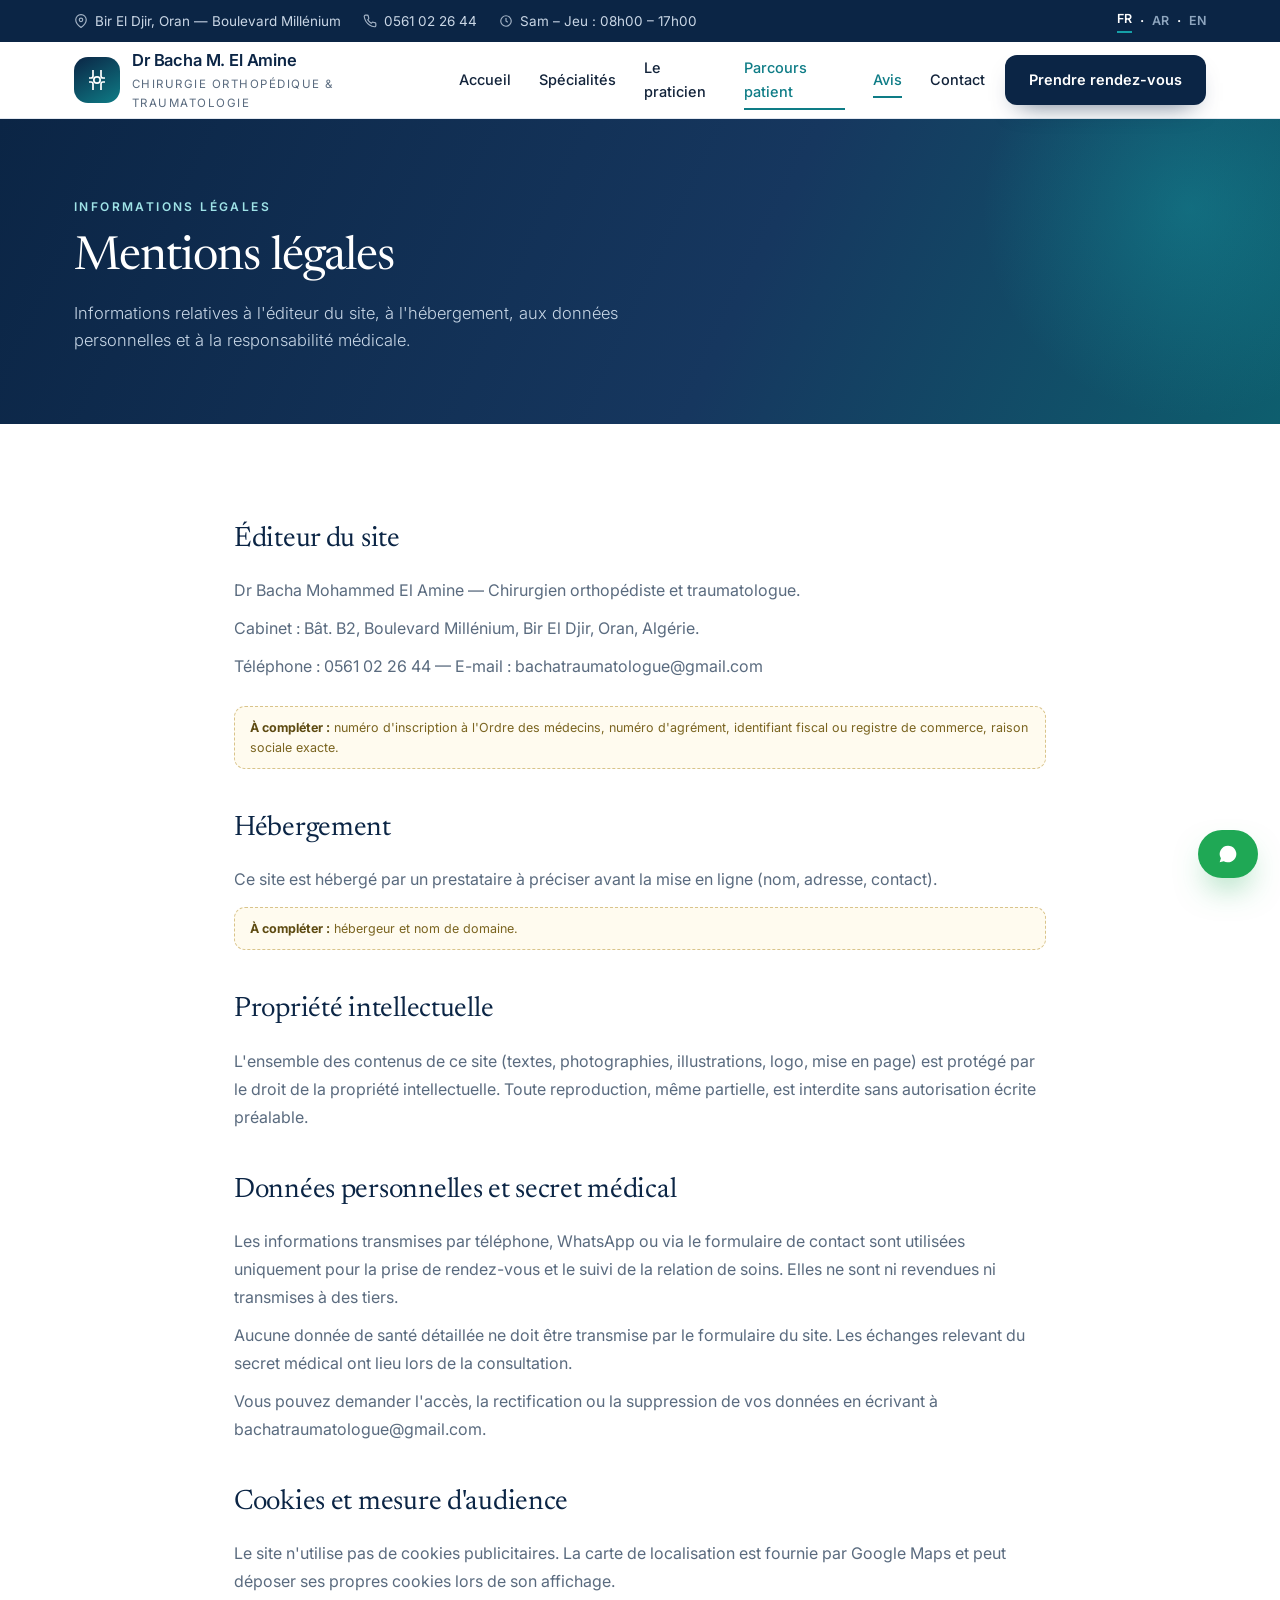
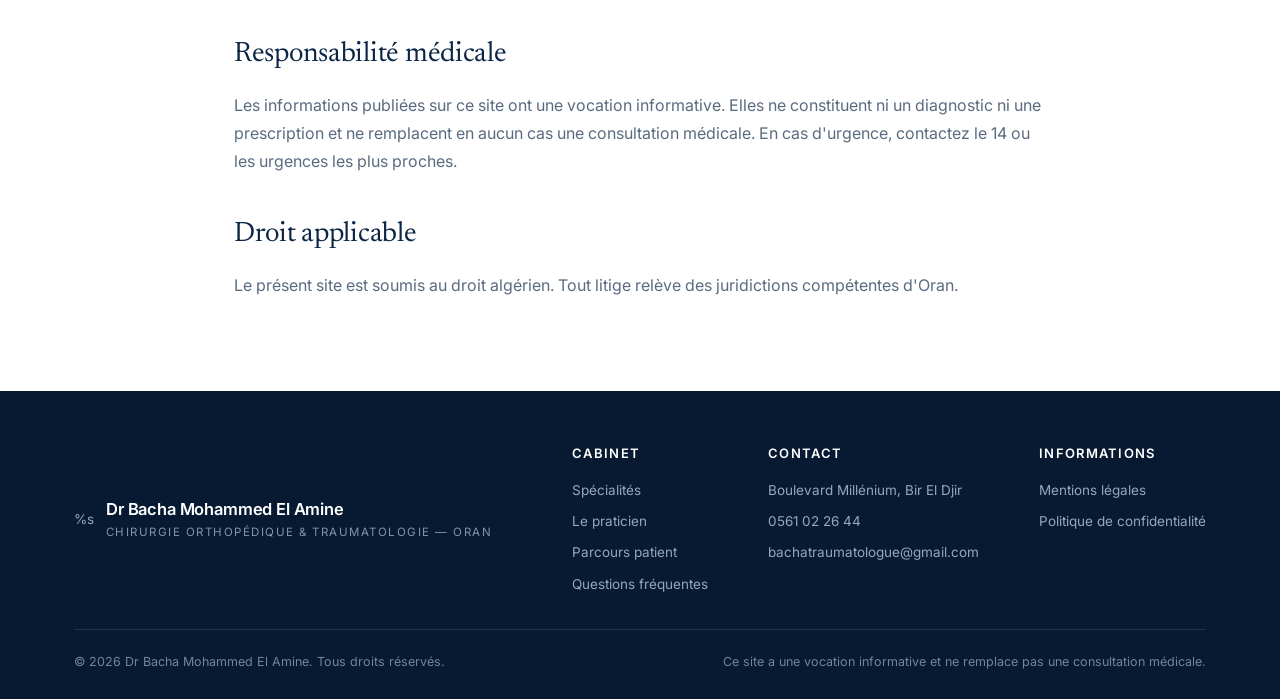
<file: mentions-legales.html>
<!DOCTYPE html>
<html lang="fr">
<head>
<meta charset="UTF-8">
<meta name="viewport" content="width=device-width, initial-scale=1.0">
<title>Mentions légales — Dr Bacha, chirurgien orthopédiste à Oran</title>
<meta name="description" content="Mentions légales, propriété intellectuelle, données personnelles et responsabilité médicale du site du Dr Bacha, chirurgien orthopédiste à Oran.">
<link rel="preconnect" href="https://fonts.googleapis.com">
<link rel="preconnect" href="https://fonts.gstatic.com" crossorigin>
<link href="https://fonts.googleapis.com/css2?family=Newsreader:ital,opsz,wght@0,6..72,400;0,6..72,500;0,6..72,600;1,6..72,400&family=Inter:wght@300;400;500;600;700&display=swap" rel="stylesheet">
<link rel="stylesheet" href="styles.css">
<link rel="canonical" href="https://noudjoudtouil031-cloud.github.io/dr-bacha-site/mentions-legales.html">
<meta property="og:url" content="https://noudjoudtouil031-cloud.github.io/dr-bacha-site/mentions-legales.html">
<meta property="og:image" content="https://noudjoudtouil031-cloud.github.io/dr-bacha-site/assets-real/praticien-portrait.jpg">
<meta property="og:site_name" content="Dr Bacha Mohammed El Amine">
<meta name="twitter:card" content="summary_large_image">
<meta name="twitter:title" content="Mentions légales — Dr Bacha, chirurgien orthopédiste à Oran">
<meta name="geo.region" content="DZ-31">
<meta name="geo.placename" content="Oran, Bir El Djir">
</head>
<body>

<div class="topbar">
  <div class="wrap">
    <div class="left">
      <span>
        <svg viewBox="0 0 24 24" fill="none" stroke="currentColor" stroke-width="2"><path d="M21 10c0 7-9 13-9 13s-9-6-9-13a9 9 0 1118 0z"/><circle cx="12" cy="10" r="3"/></svg>
        Bir El Djir, Oran — Boulevard Millénium
      </span>
      <span>
        <svg viewBox="0 0 24 24" fill="none" stroke="currentColor" stroke-width="2"><path d="M22 16.9v3a2 2 0 01-2.2 2 19.8 19.8 0 01-8.6-3.1 19.5 19.5 0 01-6-6A19.8 19.8 0 012.1 4.2 2 2 0 014.1 2h3a2 2 0 012 1.7c.1 1 .4 2 .7 2.9a2 2 0 01-.5 2.1L8.1 9.9a16 16 0 006 6l1.2-1.2a2 2 0 012.1-.5c.9.3 1.9.6 2.9.7a2 2 0 011.7 2z"/></svg>
        <a href="tel:+213561022644">0561 02 26 44</a>
      </span>
      <span>
        <svg viewBox="0 0 24 24" fill="none" stroke="currentColor" stroke-width="2"><circle cx="12" cy="12" r="9"/><path d="M12 7v5l3 2"/></svg>
        Sam – Jeu : 08h00 – 17h00
      </span>
    </div>
    <div class="lang"><a href="#" class="on">FR</a><span>·</span><a href="#">AR</a><span>·</span><a href="#">EN</a></div>
  </div>
</div>

<header>
  <div class="wrap">
    <a href="index.html" class="brand"><div class="mark"><svg viewBox="0 0 24 24" fill="none" stroke="currentColor" stroke-width="1.7"><path d="M8 2v6a2 2 0 01-2 2H4M16 2v6a2 2 0 002 2h2"/><path d="M8 22v-6a2 2 0 00-2-2H4M16 22v-6a2 2 0 012-2h2"/><circle cx="12" cy="12" r="3.2"/></svg></div>
      <div class="txt">
        <strong>Dr Bacha M. El Amine</strong>
        <small>Chirurgie orthopédique &amp; traumatologie</small>
      </div>
    </a>
    <nav class="main">
      <a href="index.html">Accueil</a>
      <a href="specialites.html">Spécialités</a>
      <a href="praticien.html">Le praticien</a>
      <a href="index.html#parcours" class="on">Parcours patient</a>
      <a href="index.html#avis" class="on">Avis</a>
      <a href="contact.html">Contact</a>
    </nav>
    <a href="contact.html" class="btn btn-primary">Prendre rendez-vous</a>
    <button class="burger" aria-label="Menu"><span></span><span></span><span></span></button>
  </div>
</header>

<section class="page-hero">
  <div class="wrap">
    <div class="crumb">Informations légales</div>
    <h1>Mentions légales</h1>
    <p>Informations relatives à l'éditeur du site, à l'hébergement, aux données personnelles et à la responsabilité médicale.</p>
  </div>
</section>

<section>
  <div class="wrap legal" style="max-width:860px">
    <h2 class="serif" style="font-size:28px;color:var(--navy);font-weight:400;margin-bottom:14px">Éditeur du site</h2>
    <p style="color:var(--muted);margin-bottom:10px">Dr Bacha Mohammed El Amine — Chirurgien orthopédiste et traumatologue.</p>
    <p style="color:var(--muted);margin-bottom:10px">Cabinet : Bât. B2, Boulevard Millénium, Bir El Djir, Oran, Algérie.</p>
    <p style="color:var(--muted);margin-bottom:26px">Téléphone : 0561 02 26 44 — E-mail : bachatraumatologue@gmail.com</p>
    <div class="todo"><b>À compléter :</b> numéro d'inscription à l'Ordre des médecins, numéro d'agrément, identifiant fiscal ou registre de commerce, raison sociale exacte.</div>

    <h2 class="serif" style="font-size:28px;color:var(--navy);font-weight:400;margin:36px 0 14px">Hébergement</h2>
    <p style="color:var(--muted);margin-bottom:10px">Ce site est hébergé par un prestataire à préciser avant la mise en ligne (nom, adresse, contact).</p>
    <div class="todo"><b>À compléter :</b> hébergeur et nom de domaine.</div>

    <h2 class="serif" style="font-size:28px;color:var(--navy);font-weight:400;margin:36px 0 14px">Propriété intellectuelle</h2>
    <p style="color:var(--muted);margin-bottom:10px">L'ensemble des contenus de ce site (textes, photographies, illustrations, logo, mise en page) est protégé par le droit de la propriété intellectuelle. Toute reproduction, même partielle, est interdite sans autorisation écrite préalable.</p>

    <h2 id="confidentialite" class="serif" style="font-size:28px;color:var(--navy);font-weight:400;margin:36px 0 14px">Données personnelles et secret médical</h2>
    <p style="color:var(--muted);margin-bottom:10px">Les informations transmises par téléphone, WhatsApp ou via le formulaire de contact sont utilisées uniquement pour la prise de rendez-vous et le suivi de la relation de soins. Elles ne sont ni revendues ni transmises à des tiers.</p>
    <p style="color:var(--muted);margin-bottom:10px">Aucune donnée de santé détaillée ne doit être transmise par le formulaire du site. Les échanges relevant du secret médical ont lieu lors de la consultation.</p>
    <p style="color:var(--muted);margin-bottom:10px">Vous pouvez demander l'accès, la rectification ou la suppression de vos données en écrivant à bachatraumatologue@gmail.com.</p>

    <h2 class="serif" style="font-size:28px;color:var(--navy);font-weight:400;margin:36px 0 14px">Cookies et mesure d'audience</h2>
    <p style="color:var(--muted);margin-bottom:10px">Le site n'utilise pas de cookies publicitaires. La carte de localisation est fournie par Google Maps et peut déposer ses propres cookies lors de son affichage.</p>

    <h2 class="serif" style="font-size:28px;color:var(--navy);font-weight:400;margin:36px 0 14px">Responsabilité médicale</h2>
    <p style="color:var(--muted);margin-bottom:10px">Les informations publiées sur ce site ont une vocation informative. Elles ne constituent ni un diagnostic ni une prescription et ne remplacent en aucun cas une consultation médicale. En cas d'urgence, contactez le 14 ou les urgences les plus proches.</p>

    <h2 class="serif" style="font-size:28px;color:var(--navy);font-weight:400;margin:36px 0 14px">Droit applicable</h2>
    <p style="color:var(--muted)">Le présent site est soumis au droit algérien. Tout litige relève des juridictions compétentes d'Oran.</p>
  </div>
</section>

<footer>
  <div class="wrap">
    <div class="top">
      <div class="brand">%s
        <div class="txt">
          <strong>Dr Bacha Mohammed El Amine</strong>
          <small>Chirurgie orthopédique &amp; traumatologie — Oran</small>
        </div>
      </div>
      <div class="cols">
        <div>
          <h5>Cabinet</h5>
          <ul>
            <li><a href="specialites.html">Spécialités</a></li>
            <li><a href="praticien.html">Le praticien</a></li>
            <li><a href="index.html#parcours">Parcours patient</a></li>
            <li><a href="index.html#faq">Questions fréquentes</a></li>
          </ul>
        </div>
        <div>
          <h5>Contact</h5>
          <ul>
            <li>Boulevard Millénium, Bir El Djir</li>
            <li><a href="tel:+213561022644">0561 02 26 44</a></li>
            <li><a href="mailto:bachatraumatologue@gmail.com">bachatraumatologue@gmail.com</a></li>
          </ul>
        </div>
        <div>
          <h5>Informations</h5>
          <ul>
            <li><a href="mentions-legales.html">Mentions légales</a></li>
            <li><a href="mentions-legales.html#confidentialite">Politique de confidentialité</a></li>
          </ul>
        </div>
      </div>
    </div>
    <div class="bottom">
      <span>© 2026 Dr Bacha Mohammed El Amine. Tous droits réservés.</span>
      <span>Ce site a une vocation informative et ne remplace pas une consultation médicale.</span>
    </div>
  </div>
</footer>

<a href="https://wa.me/213561022644" class="float" aria-label="WhatsApp">
  <svg viewBox="0 0 24 24" fill="currentColor"><path d="M17.5 14.4c-.3-.2-1.8-.9-2.1-1-.3-.1-.5-.2-.7.1-.2.3-.8 1-.9 1.1-.2.2-.3.2-.6.1-.3-.2-1.2-.5-2.3-1.4-.8-.8-1.4-1.7-1.6-2-.2-.3 0-.4.1-.6l.5-.6c.1-.2.2-.3.3-.5.1-.2 0-.4 0-.5 0-.2-.7-1.6-.9-2.2-.2-.5-.4-.5-.6-.5h-.5c-.2 0-.5.1-.7.3-.3.3-1 1-1 2.4s1 2.8 1.2 3c.1.2 2 3.1 4.9 4.3 2.4 1 2.9.8 3.4.8.5-.1 1.6-.7 1.9-1.3.2-.6.2-1.2.2-1.3-.1-.2-.3-.2-.6-.4zM12 2a10 10 0 00-8.5 15.2L2 22l4.9-1.4A10 10 0 1012 2z"/></svg>
</a>

<script>
  document.querySelector('.burger')?.addEventListener('click', () => {
    const n = document.querySelector('nav.main');
    if (!n) return;
    const open = n.style.display === 'flex';
    n.style.display = open ? '' : 'flex';
    n.style.position = 'absolute'; n.style.top = '76px'; n.style.right = '16px';
    n.style.flexDirection = 'column'; n.style.background = '#fff';
    n.style.padding = '18px 22px'; n.style.borderRadius = '14px';
    n.style.boxShadow = '0 18px 50px -20px rgba(11,37,69,.28)';
    n.style.gap = '14px'; n.style.zIndex = '70';
  });
  const io = new IntersectionObserver((es) => es.forEach(e => { if (e.isIntersecting) e.target.classList.add('in'); }), { threshold: 0.12 });
  document.querySelectorAll('.reveal').forEach(el => io.observe(el));
</script>
</body>
</html>
</file>
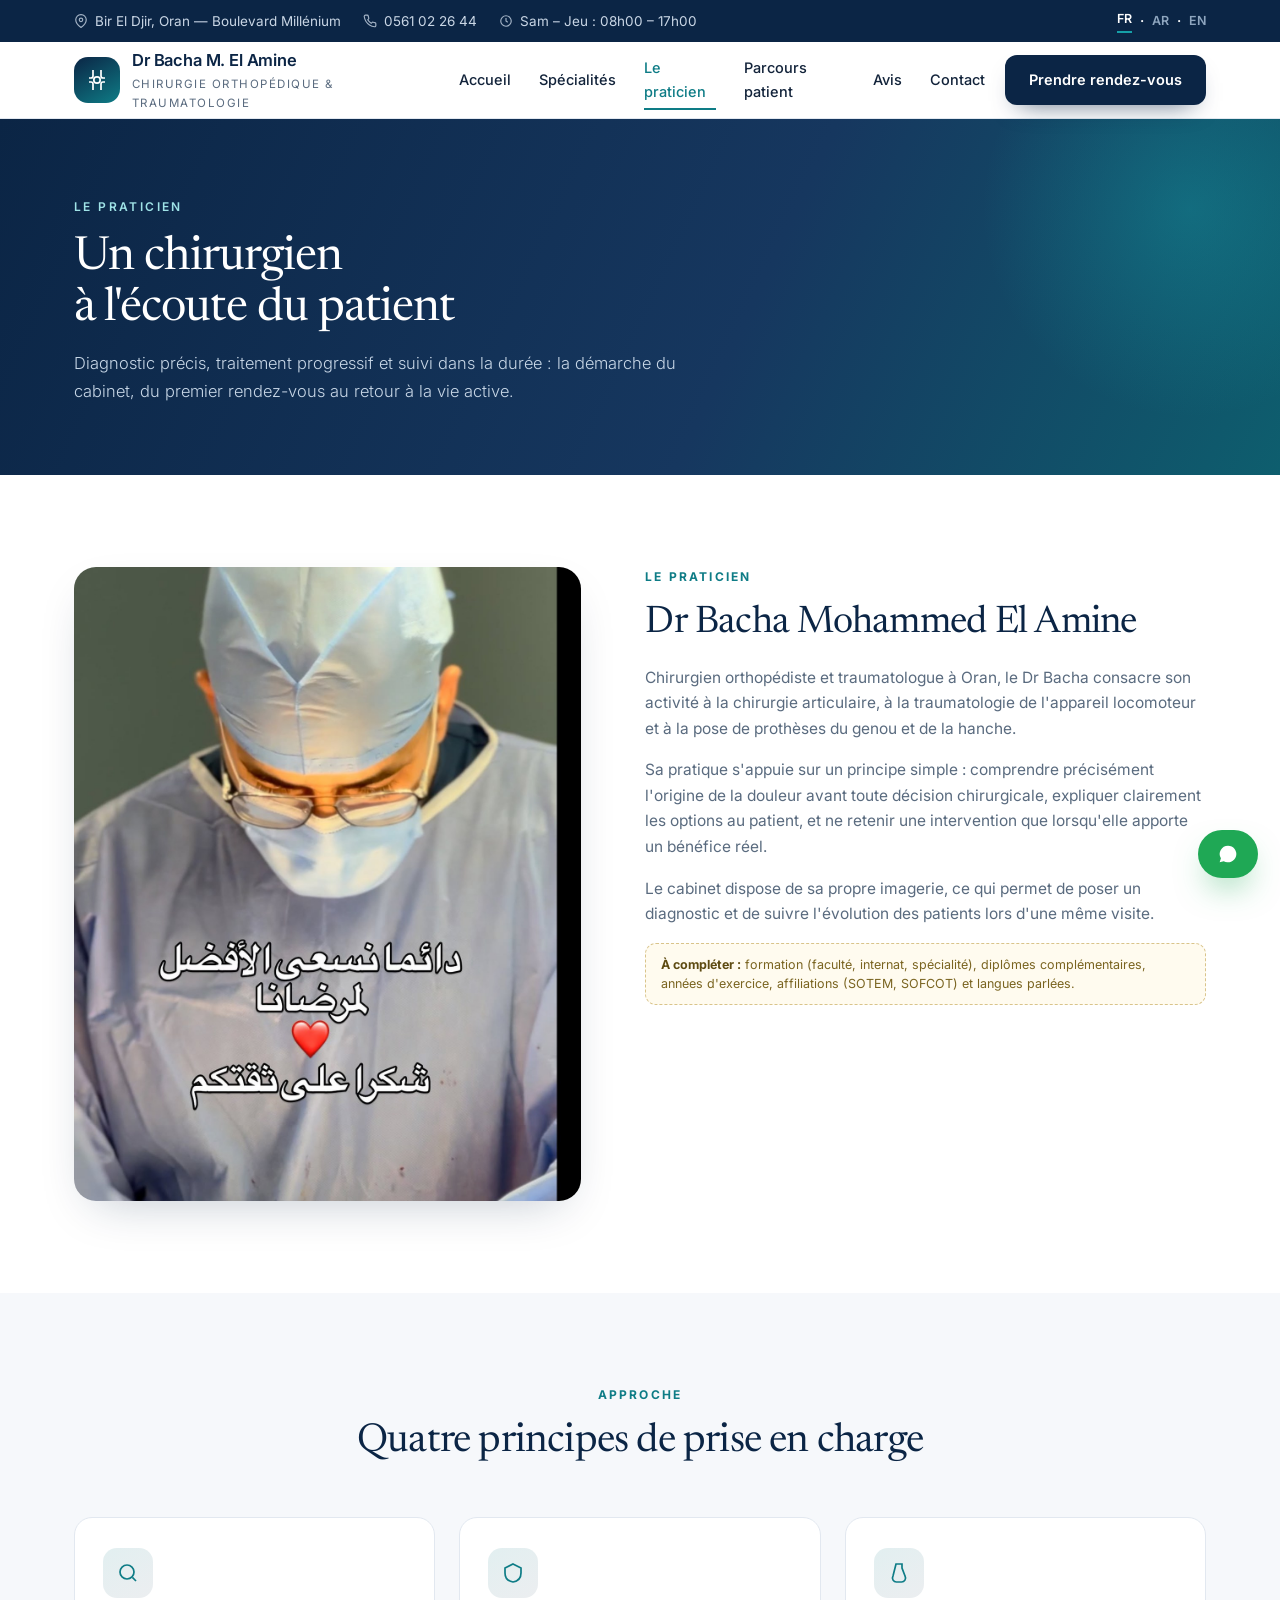
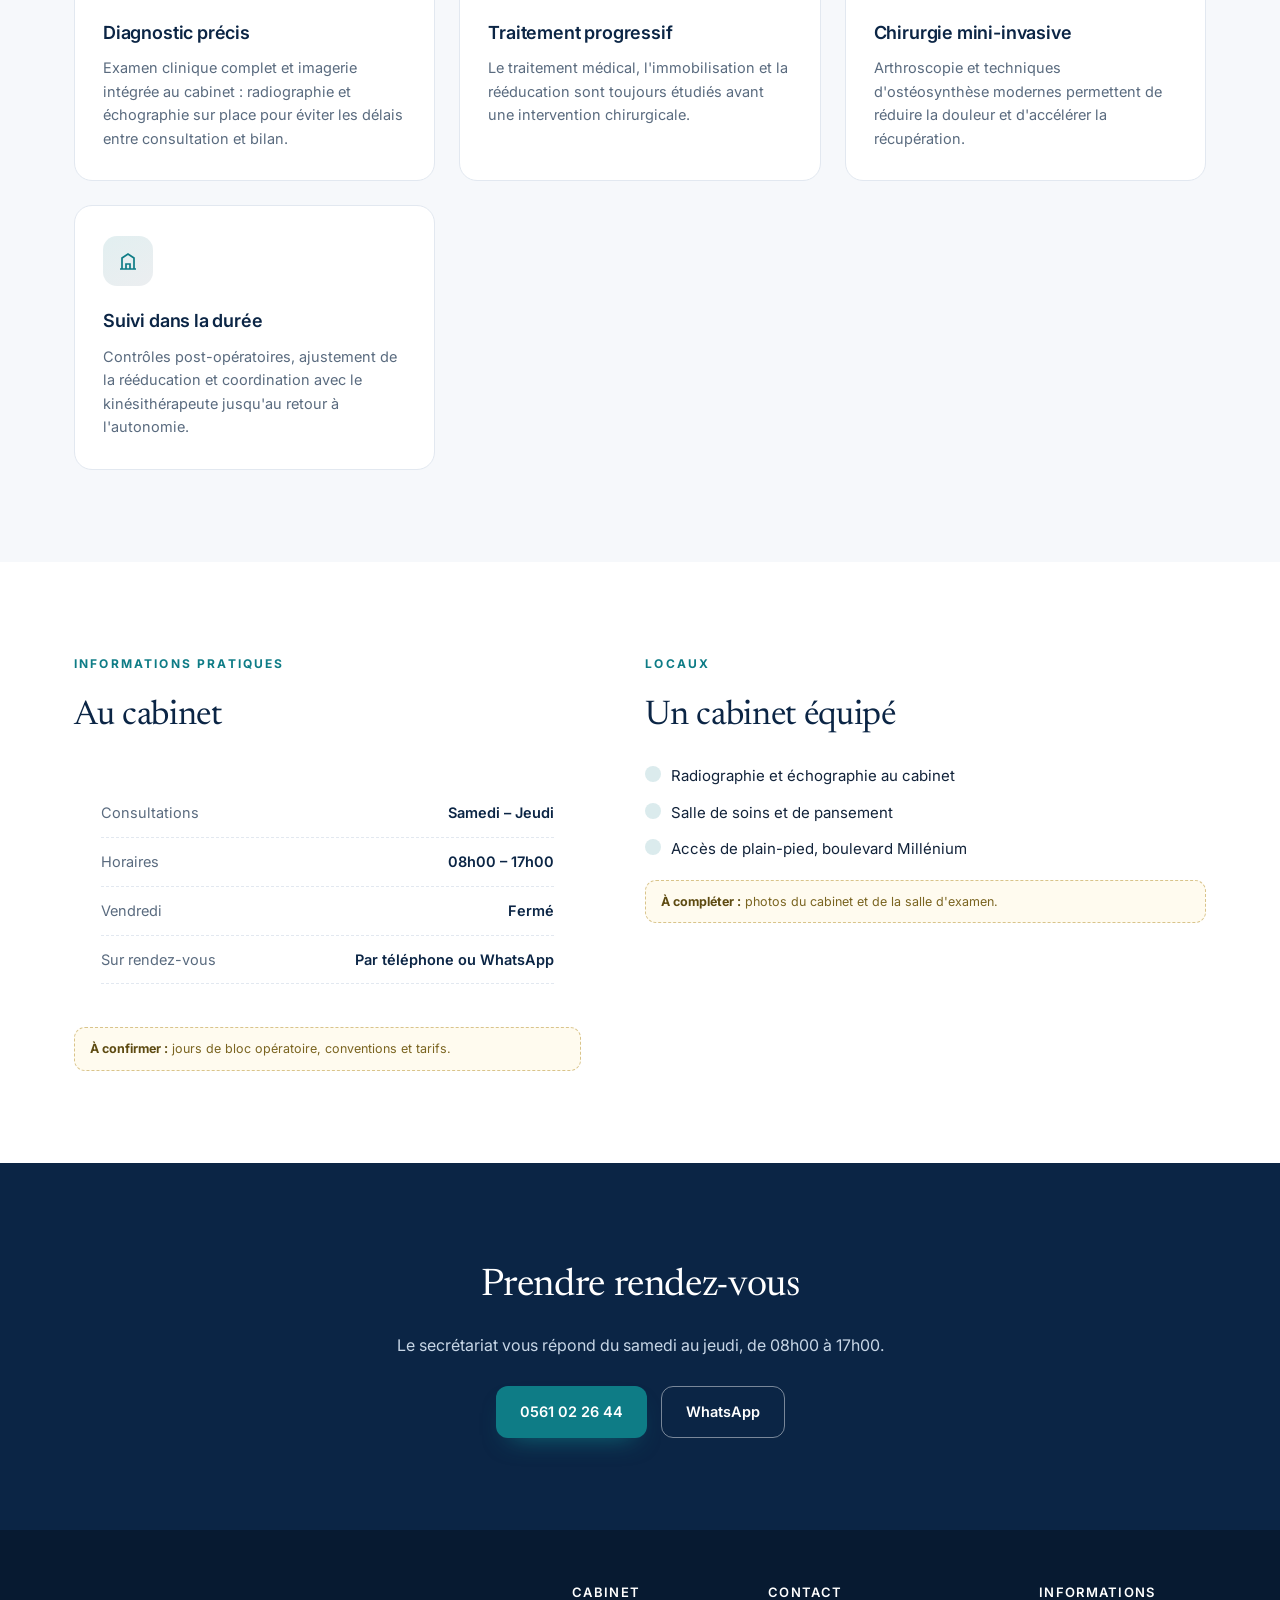
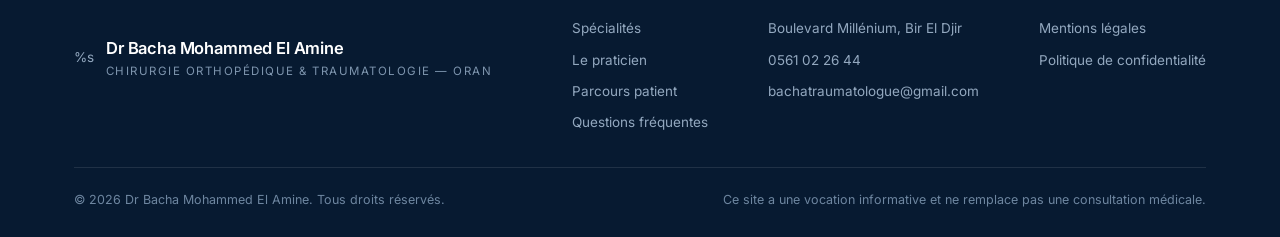
<file: praticien.html>
<!DOCTYPE html>
<html lang="fr">
<head>
<meta charset="UTF-8">
<meta name="viewport" content="width=device-width, initial-scale=1.0">
<title>Le praticien — Dr Bacha Mohammed El Amine, chirurgien orthopédiste à Oran</title>
<meta name="description" content="Dr Bacha Mohammed El Amine, chirurgien orthopédiste et traumatologue à Bir El Djir, Oran. Approche, équipement du cabinet et informations pratiques.">
<link rel="preconnect" href="https://fonts.googleapis.com">
<link rel="preconnect" href="https://fonts.gstatic.com" crossorigin>
<link href="https://fonts.googleapis.com/css2?family=Newsreader:ital,opsz,wght@0,6..72,400;0,6..72,500;0,6..72,600;1,6..72,400&family=Inter:wght@300;400;500;600;700&display=swap" rel="stylesheet">
<link rel="stylesheet" href="styles.css">
<link rel="canonical" href="https://noudjoudtouil031-cloud.github.io/dr-bacha-site/praticien.html">
<meta property="og:url" content="https://noudjoudtouil031-cloud.github.io/dr-bacha-site/praticien.html">
<meta property="og:image" content="https://noudjoudtouil031-cloud.github.io/dr-bacha-site/assets-real/praticien-portrait.jpg">
<meta property="og:site_name" content="Dr Bacha Mohammed El Amine">
<meta name="twitter:card" content="summary_large_image">
<meta name="twitter:title" content="Le praticien — Dr Bacha Mohammed El Amine, chirurgien orthopédiste à Oran">
<meta name="geo.region" content="DZ-31">
<meta name="geo.placename" content="Oran, Bir El Djir">
</head>
<body>

<div class="topbar">
  <div class="wrap">
    <div class="left">
      <span>
        <svg viewBox="0 0 24 24" fill="none" stroke="currentColor" stroke-width="2"><path d="M21 10c0 7-9 13-9 13s-9-6-9-13a9 9 0 1118 0z"/><circle cx="12" cy="10" r="3"/></svg>
        Bir El Djir, Oran — Boulevard Millénium
      </span>
      <span>
        <svg viewBox="0 0 24 24" fill="none" stroke="currentColor" stroke-width="2"><path d="M22 16.9v3a2 2 0 01-2.2 2 19.8 19.8 0 01-8.6-3.1 19.5 19.5 0 01-6-6A19.8 19.8 0 012.1 4.2 2 2 0 014.1 2h3a2 2 0 012 1.7c.1 1 .4 2 .7 2.9a2 2 0 01-.5 2.1L8.1 9.9a16 16 0 006 6l1.2-1.2a2 2 0 012.1-.5c.9.3 1.9.6 2.9.7a2 2 0 011.7 2z"/></svg>
        <a href="tel:+213561022644">0561 02 26 44</a>
      </span>
      <span>
        <svg viewBox="0 0 24 24" fill="none" stroke="currentColor" stroke-width="2"><circle cx="12" cy="12" r="9"/><path d="M12 7v5l3 2"/></svg>
        Sam – Jeu : 08h00 – 17h00
      </span>
    </div>
    <div class="lang"><a href="#" class="on">FR</a><span>·</span><a href="#">AR</a><span>·</span><a href="#">EN</a></div>
  </div>
</div>

<header>
  <div class="wrap">
    <a href="index.html" class="brand"><div class="mark"><svg viewBox="0 0 24 24" fill="none" stroke="currentColor" stroke-width="1.7"><path d="M8 2v6a2 2 0 01-2 2H4M16 2v6a2 2 0 002 2h2"/><path d="M8 22v-6a2 2 0 00-2-2H4M16 22v-6a2 2 0 012-2h2"/><circle cx="12" cy="12" r="3.2"/></svg></div>
      <div class="txt">
        <strong>Dr Bacha M. El Amine</strong>
        <small>Chirurgie orthopédique &amp; traumatologie</small>
      </div>
    </a>
    <nav class="main">
      <a href="index.html">Accueil</a>
      <a href="specialites.html">Spécialités</a>
      <a href="praticien.html" class="on">Le praticien</a>
      <a href="index.html#parcours">Parcours patient</a>
      <a href="index.html#avis">Avis</a>
      <a href="contact.html">Contact</a>
    </nav>
    <a href="contact.html" class="btn btn-primary">Prendre rendez-vous</a>
    <button class="burger" aria-label="Menu"><span></span><span></span><span></span></button>
  </div>
</header>

<section class="page-hero">
  <div class="wrap">
    <div class="crumb">Le praticien</div>
    <h1>Un chirurgien<br>à l'écoute du patient</h1>
    <p>Diagnostic précis, traitement progressif et suivi dans la durée : la démarche du cabinet, du premier rendez-vous au retour à la vie active.</p>
  </div>
</section>

<section>
  <div class="wrap two-col">
    <div class="visual">
      <img src="assets-real/praticien-portrait.jpg" alt="Dr Bacha Mohammed El Amine, chirurgien orthopédiste à Oran" style="border-radius:22px;box-shadow:var(--shadow);aspect-ratio:4/5;object-fit:cover;object-position:center 30%">
    </div>
    <div>
      <span class="kicker" style="display:block;font-size:12px;letter-spacing:.18em;text-transform:uppercase;color:var(--teal);font-weight:700;margin-bottom:14px">Le praticien</span>
      <h2 class="serif" style="font-size:clamp(26px,3vw,38px);line-height:1.16;color:var(--navy);font-weight:400;letter-spacing:-.02em;margin-bottom:20px">Dr Bacha Mohammed El Amine</h2>
      <p style="color:var(--muted);font-size:15.5px;margin-bottom:16px">Chirurgien orthopédiste et traumatologue à Oran, le Dr Bacha consacre son activité à la chirurgie articulaire, à la traumatologie de l'appareil locomoteur et à la pose de prothèses du genou et de la hanche.</p>
      <p style="color:var(--muted);font-size:15.5px;margin-bottom:16px">Sa pratique s'appuie sur un principe simple : comprendre précisément l'origine de la douleur avant toute décision chirurgicale, expliquer clairement les options au patient, et ne retenir une intervention que lorsqu'elle apporte un bénéfice réel.</p>
      <p style="color:var(--muted);font-size:15.5px;margin-bottom:16px">Le cabinet dispose de sa propre imagerie, ce qui permet de poser un diagnostic et de suivre l'évolution des patients lors d'une même visite.</p>
      <div class="todo"><b>À compléter :</b> formation (faculté, internat, spécialité), diplômes complémentaires, années d'exercice, affiliations (SOTEM, SOFCOT) et langues parlées.</div>
    </div>
  </div>
</section>

<section style="background:var(--sand)">
  <div class="wrap">
    <div class="sec-head center">
      <span class="kicker">Approche</span>
      <h2 class="serif">Quatre principes de prise en charge</h2>
    </div>
    <div class="grid-3">
      <div class="card reveal">
        <div class="ico"><svg viewBox="0 0 24 24" fill="none" stroke="currentColor" stroke-width="1.7"><circle cx="11" cy="11" r="7"/><path d="M20 20l-3.6-3.6"/></svg></div>
        <h3>Diagnostic précis</h3>
        <p>Examen clinique complet et imagerie intégrée au cabinet : radiographie et échographie sur place pour éviter les délais entre consultation et bilan.</p>
      </div>
      <div class="card reveal">
        <div class="ico"><svg viewBox="0 0 24 24" fill="none" stroke="currentColor" stroke-width="1.7"><path d="M12 3l8 4v5c0 5-3.4 8.2-8 9-4.6-.8-8-4-8-9V7z"/></svg></div>
        <h3>Traitement progressif</h3>
        <p>Le traitement médical, l'immobilisation et la rééducation sont toujours étudiés avant une intervention chirurgicale.</p>
      </div>
      <div class="card reveal">
        <div class="ico"><svg viewBox="0 0 24 24" fill="none" stroke="currentColor" stroke-width="1.7"><path d="M9 3h6v4l3 8a4 4 0 01-3.7 6H9.7A4 4 0 016 15z"/></svg></div>
        <h3>Chirurgie mini-invasive</h3>
        <p>Arthroscopie et techniques d'ostéosynthèse modernes permettent de réduire la douleur et d'accélérer la récupération.</p>
      </div>
      <div class="card reveal">
        <div class="ico"><svg viewBox="0 0 24 24" fill="none" stroke="currentColor" stroke-width="1.7"><path d="M4 20h16M6 20V9l6-4 6 4v11"/><path d="M10 20v-5h4v5"/></svg></div>
        <h3>Suivi dans la durée</h3>
        <p>Contrôles post-opératoires, ajustement de la rééducation et coordination avec le kinésithérapeute jusqu'au retour à l'autonomie.</p>
      </div>
    </div>
  </div>
</section>

<section>
  <div class="wrap two-col">
    <div>
      <span class="kicker" style="display:block;font-size:12px;letter-spacing:.18em;text-transform:uppercase;color:var(--teal);font-weight:700;margin-bottom:14px">Informations pratiques</span>
      <h2 class="serif" style="font-size:clamp(24px,2.8vw,34px);color:var(--navy);font-weight:400;margin-bottom:20px">Au cabinet</h2>
      <ul class="hours">
        <li><span>Consultations</span><b>Samedi – Jeudi</b></li>
        <li><span>Horaires</span><b>08h00 – 17h00</b></li>
        <li><span>Vendredi</span><b>Fermé</b></li>
        <li><span>Sur rendez-vous</span><b>Par téléphone ou WhatsApp</b></li>
      </ul>
      <div class="todo" style="margin-top:18px"><b>À confirmer :</b> jours de bloc opératoire, conventions et tarifs.</div>
    </div>
    <div>
      <span class="kicker" style="display:block;font-size:12px;letter-spacing:.18em;text-transform:uppercase;color:var(--teal);font-weight:700;margin-bottom:14px">Locaux</span>
      <h2 class="serif" style="font-size:clamp(24px,2.8vw,34px);color:var(--navy);font-weight:400;margin-bottom:20px">Un cabinet équipé</h2>
      <ul style="list-style:none;display:grid;gap:12px">
        <li style="font-size:15px;padding-left:26px;position:relative"><span style="position:absolute;left:0;top:2px;width:16px;height:16px;border-radius:50%;background:rgba(14,124,134,.15)"></span>Radiographie et échographie au cabinet</li>
        <li style="font-size:15px;padding-left:26px;position:relative"><span style="position:absolute;left:0;top:2px;width:16px;height:16px;border-radius:50%;background:rgba(14,124,134,.15)"></span>Salle de soins et de pansement</li>
        <li style="font-size:15px;padding-left:26px;position:relative"><span style="position:absolute;left:0;top:2px;width:16px;height:16px;border-radius:50%;background:rgba(14,124,134,.15)"></span>Accès de plain-pied, boulevard Millénium</li>
      </ul>
      <div class="todo" style="margin-top:18px"><b>À compléter :</b> photos du cabinet et de la salle d'examen.</div>
    </div>
  </div>
</section>

<section style="background:var(--navy);color:#fff">
  <div class="wrap" style="text-align:center">
    <h2 class="serif" style="font-size:clamp(26px,3vw,38px);font-weight:400;margin-bottom:14px">Prendre rendez-vous</h2>
    <p style="color:#C7D6E6;max-width:520px;margin:0 auto 28px">Le secrétariat vous répond du samedi au jeudi, de 08h00 à 17h00.</p>
    <div style="display:flex;gap:14px;justify-content:center;flex-wrap:wrap">
      <a href="tel:+213561022644" class="btn btn-teal">0561 02 26 44</a>
      <a href="https://wa.me/213561022644" class="btn btn-ghost">WhatsApp</a>
    </div>
  </div>
</section>

<footer>
  <div class="wrap">
    <div class="top">
      <div class="brand">%s
        <div class="txt">
          <strong>Dr Bacha Mohammed El Amine</strong>
          <small>Chirurgie orthopédique &amp; traumatologie — Oran</small>
        </div>
      </div>
      <div class="cols">
        <div>
          <h5>Cabinet</h5>
          <ul>
            <li><a href="specialites.html">Spécialités</a></li>
            <li><a href="praticien.html">Le praticien</a></li>
            <li><a href="index.html#parcours">Parcours patient</a></li>
            <li><a href="index.html#faq">Questions fréquentes</a></li>
          </ul>
        </div>
        <div>
          <h5>Contact</h5>
          <ul>
            <li>Boulevard Millénium, Bir El Djir</li>
            <li><a href="tel:+213561022644">0561 02 26 44</a></li>
            <li><a href="mailto:bachatraumatologue@gmail.com">bachatraumatologue@gmail.com</a></li>
          </ul>
        </div>
        <div>
          <h5>Informations</h5>
          <ul>
            <li><a href="mentions-legales.html">Mentions légales</a></li>
            <li><a href="mentions-legales.html#confidentialite">Politique de confidentialité</a></li>
          </ul>
        </div>
      </div>
    </div>
    <div class="bottom">
      <span>© 2026 Dr Bacha Mohammed El Amine. Tous droits réservés.</span>
      <span>Ce site a une vocation informative et ne remplace pas une consultation médicale.</span>
    </div>
  </div>
</footer>

<a href="https://wa.me/213561022644" class="float" aria-label="WhatsApp">
  <svg viewBox="0 0 24 24" fill="currentColor"><path d="M17.5 14.4c-.3-.2-1.8-.9-2.1-1-.3-.1-.5-.2-.7.1-.2.3-.8 1-.9 1.1-.2.2-.3.2-.6.1-.3-.2-1.2-.5-2.3-1.4-.8-.8-1.4-1.7-1.6-2-.2-.3 0-.4.1-.6l.5-.6c.1-.2.2-.3.3-.5.1-.2 0-.4 0-.5 0-.2-.7-1.6-.9-2.2-.2-.5-.4-.5-.6-.5h-.5c-.2 0-.5.1-.7.3-.3.3-1 1-1 2.4s1 2.8 1.2 3c.1.2 2 3.1 4.9 4.3 2.4 1 2.9.8 3.4.8.5-.1 1.6-.7 1.9-1.3.2-.6.2-1.2.2-1.3-.1-.2-.3-.2-.6-.4zM12 2a10 10 0 00-8.5 15.2L2 22l4.9-1.4A10 10 0 1012 2z"/></svg>
</a>

<script>
  document.querySelector('.burger')?.addEventListener('click', () => {
    const n = document.querySelector('nav.main');
    if (!n) return;
    const open = n.style.display === 'flex';
    n.style.display = open ? '' : 'flex';
    n.style.position = 'absolute'; n.style.top = '76px'; n.style.right = '16px';
    n.style.flexDirection = 'column'; n.style.background = '#fff';
    n.style.padding = '18px 22px'; n.style.borderRadius = '14px';
    n.style.boxShadow = '0 18px 50px -20px rgba(11,37,69,.28)';
    n.style.gap = '14px'; n.style.zIndex = '70';
  });
  const io = new IntersectionObserver((es) => es.forEach(e => { if (e.isIntersecting) e.target.classList.add('in'); }), { threshold: 0.12 });
  document.querySelectorAll('.reveal').forEach(el => io.observe(el));
</script>
</body>
</html>
</file>
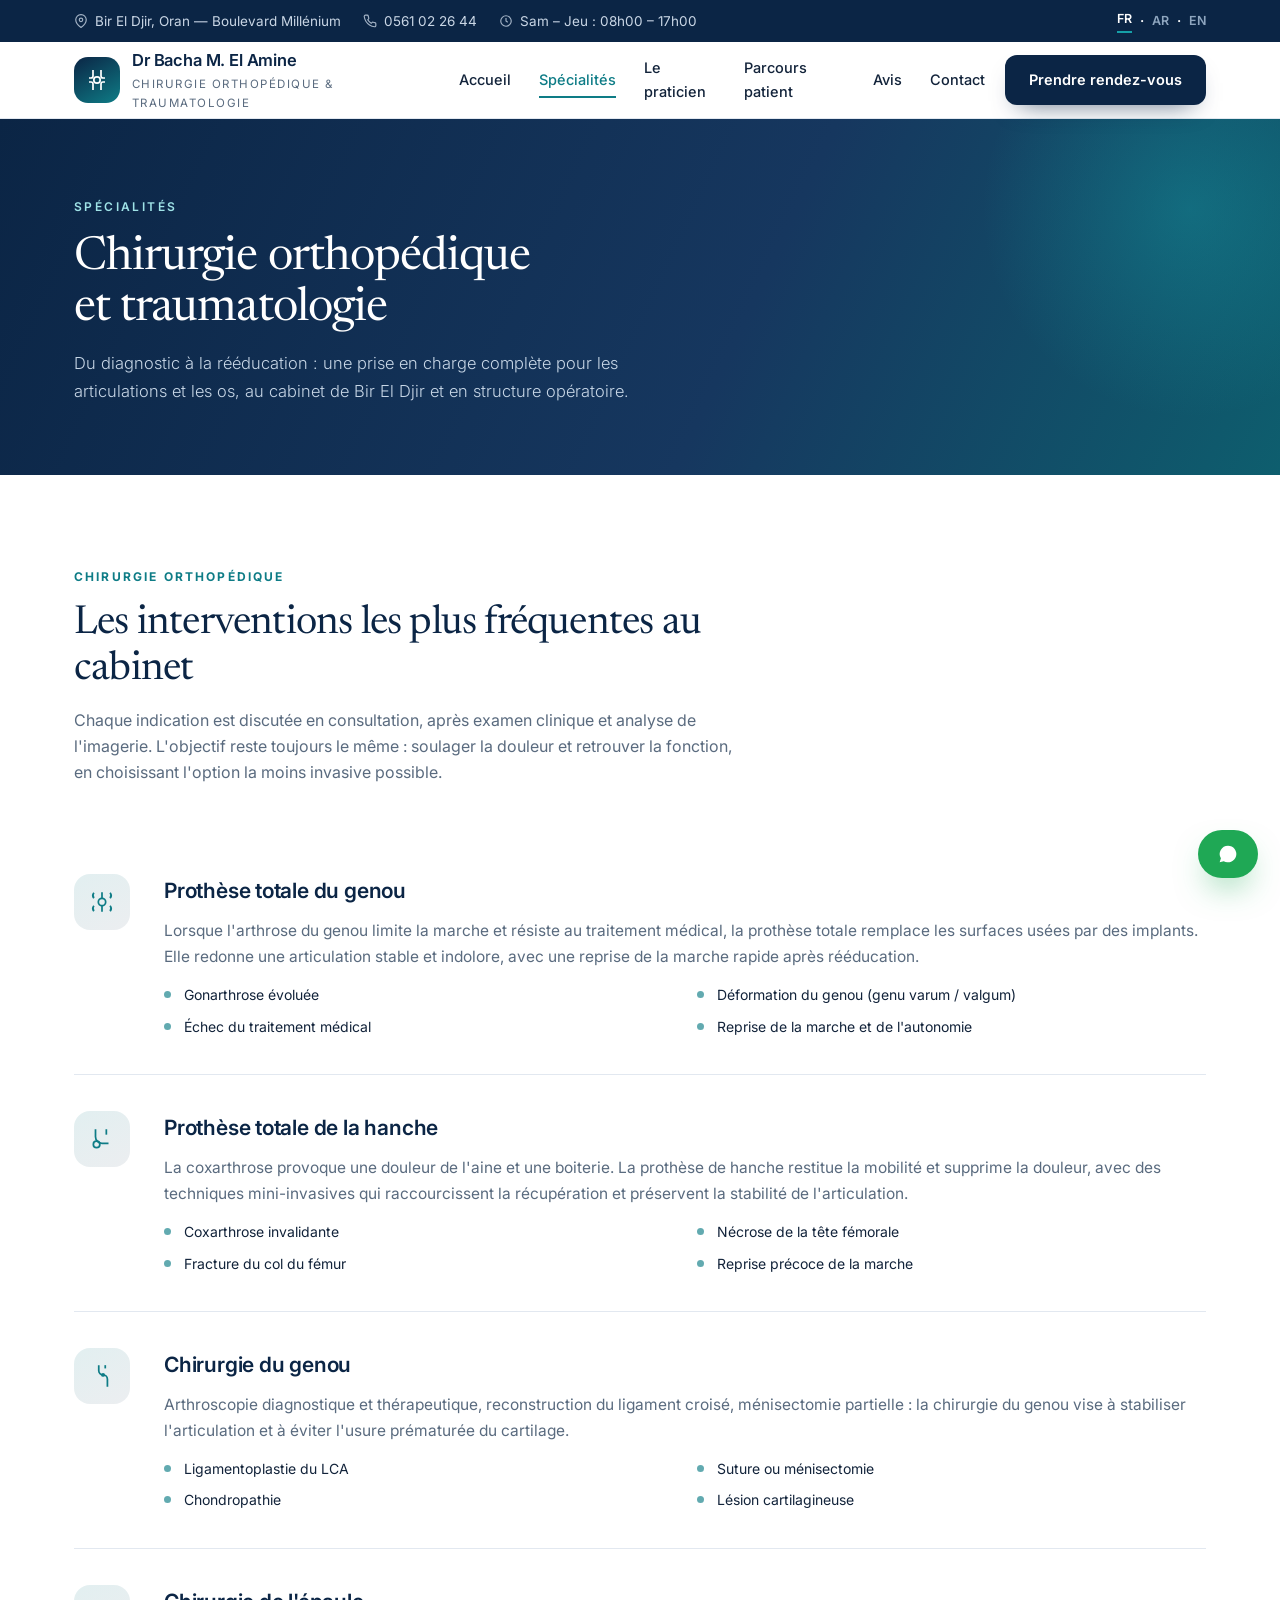
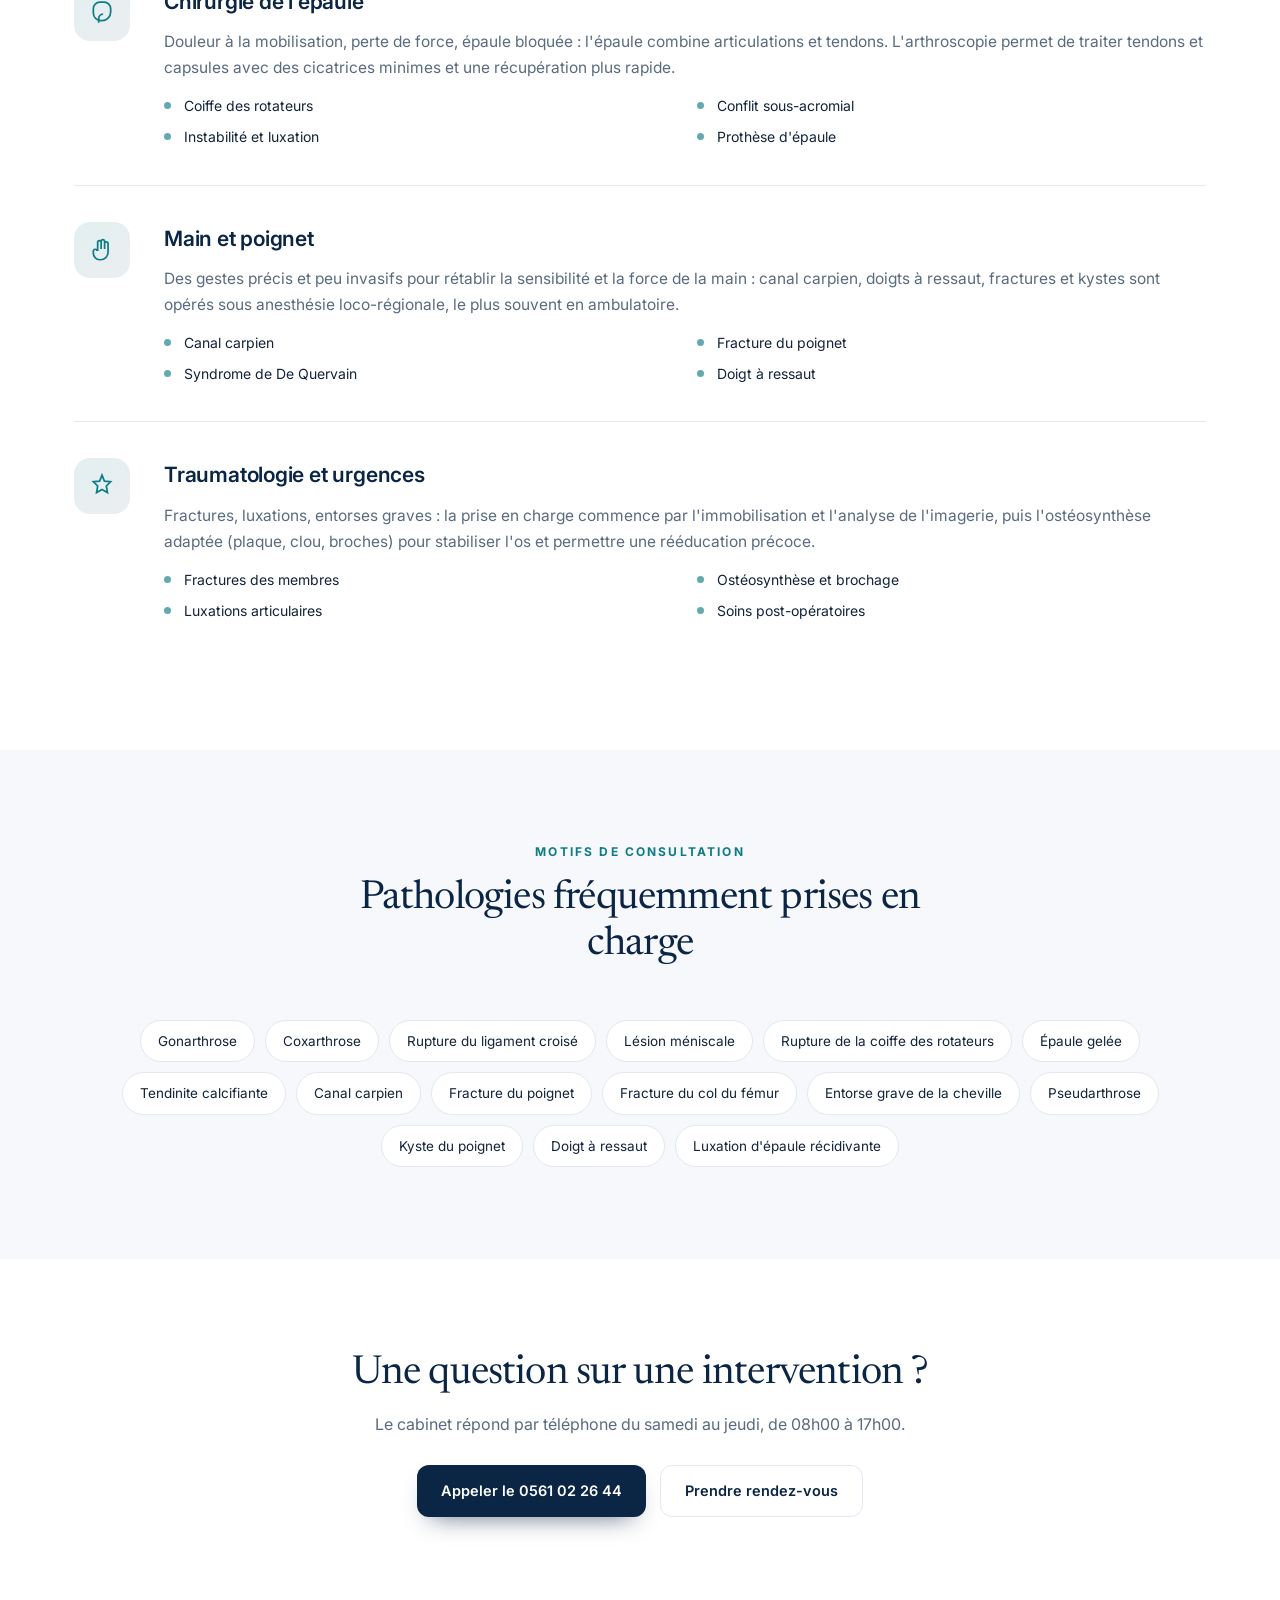
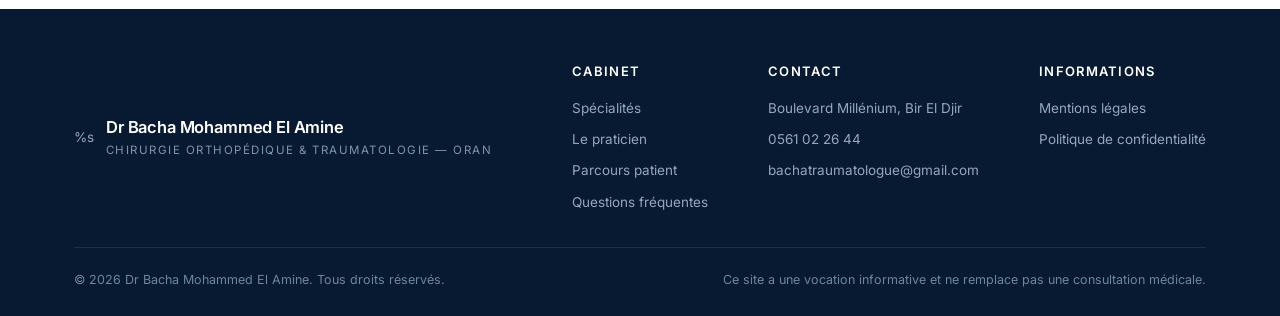
<file: specialites.html>
<!DOCTYPE html>
<html lang="fr">
<head>
<meta charset="UTF-8">
<meta name="viewport" content="width=device-width, initial-scale=1.0">
<title>Spécialités — Chirurgie orthopédique et traumatologie | Dr Bacha, Oran</title>
<meta name="description" content="Prothèse du genou et de la hanche, chirurgie du genou et de l'épaule, main et poignet, traumatologie : les interventions prises en charge par le Dr Bacha à Oran.">
<link rel="preconnect" href="https://fonts.googleapis.com">
<link rel="preconnect" href="https://fonts.gstatic.com" crossorigin>
<link href="https://fonts.googleapis.com/css2?family=Newsreader:ital,opsz,wght@0,6..72,400;0,6..72,500;0,6..72,600;1,6..72,400&family=Inter:wght@300;400;500;600;700&display=swap" rel="stylesheet">
<link rel="stylesheet" href="styles.css">
<link rel="canonical" href="https://noudjoudtouil031-cloud.github.io/dr-bacha-site/specialites.html">
<meta property="og:url" content="https://noudjoudtouil031-cloud.github.io/dr-bacha-site/specialites.html">
<meta property="og:image" content="https://noudjoudtouil031-cloud.github.io/dr-bacha-site/assets-real/praticien-portrait.jpg">
<meta property="og:site_name" content="Dr Bacha Mohammed El Amine">
<meta name="twitter:card" content="summary_large_image">
<meta name="twitter:title" content="Spécialités — Chirurgie orthopédique et traumatologie | Dr Bacha, Oran">
<meta name="geo.region" content="DZ-31">
<meta name="geo.placename" content="Oran, Bir El Djir">
</head>
<body>

<div class="topbar">
  <div class="wrap">
    <div class="left">
      <span>
        <svg viewBox="0 0 24 24" fill="none" stroke="currentColor" stroke-width="2"><path d="M21 10c0 7-9 13-9 13s-9-6-9-13a9 9 0 1118 0z"/><circle cx="12" cy="10" r="3"/></svg>
        Bir El Djir, Oran — Boulevard Millénium
      </span>
      <span>
        <svg viewBox="0 0 24 24" fill="none" stroke="currentColor" stroke-width="2"><path d="M22 16.9v3a2 2 0 01-2.2 2 19.8 19.8 0 01-8.6-3.1 19.5 19.5 0 01-6-6A19.8 19.8 0 012.1 4.2 2 2 0 014.1 2h3a2 2 0 012 1.7c.1 1 .4 2 .7 2.9a2 2 0 01-.5 2.1L8.1 9.9a16 16 0 006 6l1.2-1.2a2 2 0 012.1-.5c.9.3 1.9.6 2.9.7a2 2 0 011.7 2z"/></svg>
        <a href="tel:+213561022644">0561 02 26 44</a>
      </span>
      <span>
        <svg viewBox="0 0 24 24" fill="none" stroke="currentColor" stroke-width="2"><circle cx="12" cy="12" r="9"/><path d="M12 7v5l3 2"/></svg>
        Sam – Jeu : 08h00 – 17h00
      </span>
    </div>
    <div class="lang"><a href="#" class="on">FR</a><span>·</span><a href="#">AR</a><span>·</span><a href="#">EN</a></div>
  </div>
</div>

<header>
  <div class="wrap">
    <a href="index.html" class="brand"><div class="mark"><svg viewBox="0 0 24 24" fill="none" stroke="currentColor" stroke-width="1.7"><path d="M8 2v6a2 2 0 01-2 2H4M16 2v6a2 2 0 002 2h2"/><path d="M8 22v-6a2 2 0 00-2-2H4M16 22v-6a2 2 0 012-2h2"/><circle cx="12" cy="12" r="3.2"/></svg></div>
      <div class="txt">
        <strong>Dr Bacha M. El Amine</strong>
        <small>Chirurgie orthopédique &amp; traumatologie</small>
      </div>
    </a>
    <nav class="main">
      <a href="index.html">Accueil</a>
      <a href="specialites.html" class="on">Spécialités</a>
      <a href="praticien.html">Le praticien</a>
      <a href="index.html#parcours">Parcours patient</a>
      <a href="index.html#avis">Avis</a>
      <a href="contact.html">Contact</a>
    </nav>
    <a href="contact.html" class="btn btn-primary">Prendre rendez-vous</a>
    <button class="burger" aria-label="Menu"><span></span><span></span><span></span></button>
  </div>
</header>

<section class="page-hero">
  <div class="wrap">
    <div class="crumb">Spécialités</div>
    <h1>Chirurgie orthopédique<br>et traumatologie</h1>
    <p>Du diagnostic à la rééducation : une prise en charge complète pour les articulations et les os, au cabinet de Bir El Djir et en structure opératoire.</p>
  </div>
</section>

<section>
  <div class="wrap">
    <div class="sec-head">
      <span class="kicker">Chirurgie orthopédique</span>
      <h2 class="serif">Les interventions les plus fréquentes au cabinet</h2>
      <p>Chaque indication est discutée en consultation, après examen clinique et analyse de l'imagerie. L'objectif reste toujours le même : soulager la douleur et retrouver la fonction, en choisissant l'option la moins invasive possible.</p>
    </div>
    <div class="details">
      <div class="detail reveal"><div class="ico"><svg viewBox="0 0 24 24" fill="none" stroke="currentColor" stroke-width="1.6"><path d="M12 3v6m0 6v6"/><circle cx="12" cy="12" r="3.4"/><path d="M4.5 8.5a4 4 0 010-5m15 0a4 4 0 010 5M4.5 15.5a4 4 0 000 5m15 0a4 4 0 000-5"/></svg></div><div><h3>Prothèse totale du genou</h3><p>Lorsque l'arthrose du genou limite la marche et résiste au traitement médical, la prothèse totale remplace les surfaces usées par des implants. Elle redonne une articulation stable et indolore, avec une reprise de la marche rapide après rééducation.</p><ul><li>Gonarthrose évoluée</li><li>Déformation du genou (genu varum / valgum)</li><li>Échec du traitement médical</li><li>Reprise de la marche et de l'autonomie</li></ul></div></div>
      <div class="detail reveal"><div class="ico"><svg viewBox="0 0 24 24" fill="none" stroke="currentColor" stroke-width="1.6"><path d="M6 3v7a6 6 0 006 6h6"/><circle cx="7" cy="17" r="3"/><path d="M16 3v5"/></svg></div><div><h3>Prothèse totale de la hanche</h3><p>La coxarthrose provoque une douleur de l'aine et une boiterie. La prothèse de hanche restitue la mobilité et supprime la douleur, avec des techniques mini-invasives qui raccourcissent la récupération et préservent la stabilité de l'articulation.</p><ul><li>Coxarthrose invalidante</li><li>Nécrose de la tête fémorale</li><li>Fracture du col du fémur</li><li>Reprise précoce de la marche</li></ul></div></div>
      <div class="detail reveal"><div class="ico"><svg viewBox="0 0 24 24" fill="none" stroke="currentColor" stroke-width="1.6"><path d="M9 2v5a4 4 0 004 4 4 4 0 014 4v7"/><path d="M15 2v3"/><circle cx="13" cy="11" r="1"/></svg></div><div><h3>Chirurgie du genou</h3><p>Arthroscopie diagnostique et thérapeutique, reconstruction du ligament croisé, ménisectomie partielle : la chirurgie du genou vise à stabiliser l'articulation et à éviter l'usure prématurée du cartilage.</p><ul><li>Ligamentoplastie du LCA</li><li>Suture ou ménisectomie</li><li>Chondropathie</li><li>Lésion cartilagineuse</li></ul></div></div>
      <div class="detail reveal"><div class="ico"><svg viewBox="0 0 24 24" fill="none" stroke="currentColor" stroke-width="1.6"><path d="M4 8a6 6 0 016-6h4a6 6 0 016 6v3a8 8 0 01-8 8h-1a7 7 0 01-7-7z"/><path d="M9 21v-4a4 4 0 014-4"/></svg></div><div><h3>Chirurgie de l'épaule</h3><p>Douleur à la mobilisation, perte de force, épaule bloquée : l'épaule combine articulations et tendons. L'arthroscopie permet de traiter tendons et capsules avec des cicatrices minimes et une récupération plus rapide.</p><ul><li>Coiffe des rotateurs</li><li>Conflit sous-acromial</li><li>Instabilité et luxation</li><li>Prothèse d'épaule</li></ul></div></div>
      <div class="detail reveal"><div class="ico"><svg viewBox="0 0 24 24" fill="none" stroke="currentColor" stroke-width="1.6"><path d="M8 13V5a1.6 1.6 0 013.2 0v6M11.2 11V4a1.6 1.6 0 013.2 0v7M14.4 11V6a1.6 1.6 0 013.2 0v8a7 7 0 01-7 7H10a6 6 0 01-6-6v-2a1.7 1.7 0 013.4 0"/></svg></div><div><h3>Main et poignet</h3><p>Des gestes précis et peu invasifs pour rétablir la sensibilité et la force de la main : canal carpien, doigts à ressaut, fractures et kystes sont opérés sous anesthésie loco-régionale, le plus souvent en ambulatoire.</p><ul><li>Canal carpien</li><li>Fracture du poignet</li><li>Syndrome de De Quervain</li><li>Doigt à ressaut</li></ul></div></div>
      <div class="detail reveal"><div class="ico"><svg viewBox="0 0 24 24" fill="none" stroke="currentColor" stroke-width="1.6"><path d="M12 2l2.2 5.5L20 8l-4 4 1 6-5-2.8L7 18l1-6-4-4 5.8-.5z"/></svg></div><div><h3>Traumatologie et urgences</h3><p>Fractures, luxations, entorses graves : la prise en charge commence par l'immobilisation et l'analyse de l'imagerie, puis l'ostéosynthèse adaptée (plaque, clou, broches) pour stabiliser l'os et permettre une rééducation précoce.</p><ul><li>Fractures des membres</li><li>Ostéosynthèse et brochage</li><li>Luxations articulaires</li><li>Soins post-opératoires</li></ul></div></div>
    </div>
  </div>
</section>

<section style="background:var(--sand)">
  <div class="wrap">
    <div class="sec-head center">
      <span class="kicker">Motifs de consultation</span>
      <h2 class="serif">Pathologies fréquemment prises en charge</h2>
    </div>
    <div class="chips" style="justify-content:center">
      <span>Gonarthrose</span><span>Coxarthrose</span><span>Rupture du ligament croisé</span>
      <span>Lésion méniscale</span><span>Rupture de la coiffe des rotateurs</span><span>Épaule gelée</span>
      <span>Tendinite calcifiante</span><span>Canal carpien</span><span>Fracture du poignet</span>
      <span>Fracture du col du fémur</span><span>Entorse grave de la cheville</span><span>Pseudarthrose</span>
      <span>Kyste du poignet</span><span>Doigt à ressaut</span><span>Luxation d'épaule récidivante</span>
    </div>
  </div>
</section>

<section>
  <div class="wrap" style="text-align:center">
    <div class="sec-head center" style="margin-bottom:28px">
      <h2 class="serif">Une question sur une intervention ?</h2>
      <p>Le cabinet répond par téléphone du samedi au jeudi, de 08h00 à 17h00.</p>
    </div>
    <div style="display:flex;gap:14px;justify-content:center;flex-wrap:wrap">
      <a href="tel:+213561022644" class="btn btn-primary">Appeler le 0561 02 26 44</a>
      <a href="contact.html" class="btn btn-outline">Prendre rendez-vous</a>
    </div>
  </div>
</section>

<footer>
  <div class="wrap">
    <div class="top">
      <div class="brand">%s
        <div class="txt">
          <strong>Dr Bacha Mohammed El Amine</strong>
          <small>Chirurgie orthopédique &amp; traumatologie — Oran</small>
        </div>
      </div>
      <div class="cols">
        <div>
          <h5>Cabinet</h5>
          <ul>
            <li><a href="specialites.html">Spécialités</a></li>
            <li><a href="praticien.html">Le praticien</a></li>
            <li><a href="index.html#parcours">Parcours patient</a></li>
            <li><a href="index.html#faq">Questions fréquentes</a></li>
          </ul>
        </div>
        <div>
          <h5>Contact</h5>
          <ul>
            <li>Boulevard Millénium, Bir El Djir</li>
            <li><a href="tel:+213561022644">0561 02 26 44</a></li>
            <li><a href="mailto:bachatraumatologue@gmail.com">bachatraumatologue@gmail.com</a></li>
          </ul>
        </div>
        <div>
          <h5>Informations</h5>
          <ul>
            <li><a href="mentions-legales.html">Mentions légales</a></li>
            <li><a href="mentions-legales.html#confidentialite">Politique de confidentialité</a></li>
          </ul>
        </div>
      </div>
    </div>
    <div class="bottom">
      <span>© 2026 Dr Bacha Mohammed El Amine. Tous droits réservés.</span>
      <span>Ce site a une vocation informative et ne remplace pas une consultation médicale.</span>
    </div>
  </div>
</footer>

<a href="https://wa.me/213561022644" class="float" aria-label="WhatsApp">
  <svg viewBox="0 0 24 24" fill="currentColor"><path d="M17.5 14.4c-.3-.2-1.8-.9-2.1-1-.3-.1-.5-.2-.7.1-.2.3-.8 1-.9 1.1-.2.2-.3.2-.6.1-.3-.2-1.2-.5-2.3-1.4-.8-.8-1.4-1.7-1.6-2-.2-.3 0-.4.1-.6l.5-.6c.1-.2.2-.3.3-.5.1-.2 0-.4 0-.5 0-.2-.7-1.6-.9-2.2-.2-.5-.4-.5-.6-.5h-.5c-.2 0-.5.1-.7.3-.3.3-1 1-1 2.4s1 2.8 1.2 3c.1.2 2 3.1 4.9 4.3 2.4 1 2.9.8 3.4.8.5-.1 1.6-.7 1.9-1.3.2-.6.2-1.2.2-1.3-.1-.2-.3-.2-.6-.4zM12 2a10 10 0 00-8.5 15.2L2 22l4.9-1.4A10 10 0 1012 2z"/></svg>
</a>

<script>
  document.querySelector('.burger')?.addEventListener('click', () => {
    const n = document.querySelector('nav.main');
    if (!n) return;
    const open = n.style.display === 'flex';
    n.style.display = open ? '' : 'flex';
    n.style.position = 'absolute'; n.style.top = '76px'; n.style.right = '16px';
    n.style.flexDirection = 'column'; n.style.background = '#fff';
    n.style.padding = '18px 22px'; n.style.borderRadius = '14px';
    n.style.boxShadow = '0 18px 50px -20px rgba(11,37,69,.28)';
    n.style.gap = '14px'; n.style.zIndex = '70';
  });
  const io = new IntersectionObserver((es) => es.forEach(e => { if (e.isIntersecting) e.target.classList.add('in'); }), { threshold: 0.12 });
  document.querySelectorAll('.reveal').forEach(el => io.observe(el));
</script>
</body>
</html>
</file>
<file: styles.css>
:root{
    --navy:#0B2545;
    --navy-soft:#16375F;
    --teal:#0E7C86;
    --teal-light:#16A0A8;
    --sand:#F6F8FB;
    --white:#FFFFFF;
    --ink:#12233A;
    --muted:#5A6B7F;
    --line:#E2E8F0;
    --shadow:0 18px 50px -20px rgba(11,37,69,.28);
    --radius:18px;
  }
  *{margin:0;padding:0;box-sizing:border-box}
  html{scroll-behavior:smooth}
  body{
    font-family:'Inter',system-ui,-apple-system,sans-serif;
    color:var(--ink);background:var(--white);
    line-height:1.65;-webkit-font-smoothing:antialiased;
  }
  img{max-width:100%;display:block}
  a{text-decoration:none;color:inherit}
  .wrap{max-width:1180px;margin:0 auto;padding:0 24px}
  .serif{font-family:'Newsreader',Georgia,serif;font-weight:400;letter-spacing:-.01em}

  /* ---------- TOP BAR ---------- */
  .topbar{background:var(--navy);color:#C9D6E5;font-size:13.5px}
  .topbar .wrap{display:flex;gap:26px;align-items:center;justify-content:space-between;min-height:42px;flex-wrap:wrap}
  .topbar .left{display:flex;gap:22px;flex-wrap:wrap;align-items:center}
  .topbar span{display:inline-flex;align-items:center;gap:7px}
  .topbar svg{width:14px;height:14px;opacity:.8}
  .topbar .lang{display:flex;gap:8px;align-items:center;font-weight:600;color:#fff}
  .topbar .lang a.on{color:#fff;border-bottom:2px solid var(--teal-light);padding-bottom:1px}
  .topbar .lang a{color:#8FA6BF;font-size:12.5px}

  /* ---------- HEADER ---------- */
  header{position:sticky;top:0;z-index:60;background:rgba(255,255,255,.94);backdrop-filter:blur(14px);border-bottom:1px solid var(--line)}
  header .wrap{display:flex;align-items:center;justify-content:space-between;min-height:76px;gap:20px}
  .brand{display:flex;align-items:center;gap:12px}
  .brand .mark{
    width:46px;height:46px;border-radius:14px;
    background:linear-gradient(150deg,var(--navy),var(--teal));
    display:grid;place-items:center;color:#fff;flex-shrink:0;
  }
  .brand .mark svg{width:24px;height:24px}
  .brand .txt strong{display:block;font-size:16.5px;font-weight:600;letter-spacing:-.01em;color:var(--navy)}
  .brand .txt small{display:block;font-size:11.5px;text-transform:uppercase;letter-spacing:.13em;color:var(--muted)}
  nav.main{display:flex;gap:28px;align-items:center}
  nav.main a{font-size:14.5px;color:var(--ink);font-weight:500;position:relative;padding:4px 0}
  nav.main a::after{content:"";position:absolute;left:0;bottom:-2px;width:0;height:2px;background:var(--teal);transition:width .25s}
  nav.main a:hover::after{width:100%}
  .btn{
    display:inline-flex;align-items:center;justify-content:center;gap:9px;
    padding:13px 24px;border-radius:12px;font-weight:600;font-size:14.5px;
    transition:transform .2s, box-shadow .2s, background .2s;white-space:nowrap;
  }
  .btn-primary{background:var(--navy);color:#fff;box-shadow:0 12px 26px -14px rgba(11,37,69,.75)}
  .btn-primary:hover{background:var(--navy-soft);transform:translateY(-1px)}
  .btn-teal{background:var(--teal);color:#fff;box-shadow:0 12px 26px -14px rgba(14,124,134,.9)}
  .btn-teal:hover{background:var(--teal-light);transform:translateY(-1px)}
  .btn-ghost{border:1.5px solid rgba(255,255,255,.45);color:#fff}
  .btn-ghost:hover{background:rgba(255,255,255,.12)}
  .btn-outline{border:1.5px solid var(--line);color:var(--navy);background:#fff}
  .btn-outline:hover{border-color:var(--teal);color:var(--teal)}
  .burger{display:none;background:none;border:0;cursor:pointer;padding:8px}
  .burger span{display:block;width:24px;height:2px;background:var(--navy);margin:5px 0;border-radius:2px}

  /* ---------- HERO ---------- */
  .hero{position:relative;overflow:hidden;background:var(--navy);color:#fff}
  .hero .bg{position:absolute;inset:0}
  .hero .bg img{width:100%;height:100%;object-fit:cover;opacity:.42}
  .hero .bg::after{
    content:"";position:absolute;inset:0;
    background:linear-gradient(100deg,rgba(6,22,42,.96) 12%,rgba(8,32,60,.85) 46%,rgba(14,124,134,.42) 100%);
  }
  .hero .wrap{position:relative;padding:96px 24px 104px;display:grid;grid-template-columns:1.15fr .85fr;gap:56px;align-items:center}
  .eyebrow{
    display:inline-flex;align-items:center;gap:9px;font-size:12.5px;font-weight:600;
    letter-spacing:.16em;text-transform:uppercase;color:#9FE3E7;
    background:rgba(255,255,255,.08);border:1px solid rgba(255,255,255,.18);
    padding:8px 16px;border-radius:100px;margin-bottom:26px;
  }
  .hero h1{font-size:clamp(34px,4.6vw,58px);line-height:1.06;letter-spacing:-.02em;font-weight:400;margin-bottom:22px}
  .hero h1 em{font-style:italic;color:#8FE0E5}
  .hero p.lead{font-size:17.5px;color:#CBD8E8;max-width:560px;margin-bottom:34px;font-weight:300}
  .hero .actions{display:flex;gap:14px;flex-wrap:wrap;margin-bottom:38px}
  .hero .mini{display:flex;gap:34px;flex-wrap:wrap;border-top:1px solid rgba(255,255,255,.16);padding-top:24px}
  .hero .mini div strong{display:block;font-family:'Newsreader',serif;font-size:26px;line-height:1.1}
  .hero .mini div span{font-size:12.5px;color:#A9BCCF;letter-spacing:.04em}

  .rating-card{
    background:rgba(255,255,255,.97);color:var(--ink);border-radius:var(--radius);
    padding:26px 26px 22px;box-shadow:var(--shadow);max-width:340px;margin-left:auto;
  }
  .rating-card .score{display:flex;align-items:center;gap:14px;margin-bottom:6px}
  .rating-card .score b{font-family:'Newsreader',serif;font-size:44px;line-height:1;color:var(--navy)}
  .stars{color:#E0A426;letter-spacing:2px;font-size:16px}
  .rating-card p{font-size:13px;color:var(--muted)}
  .rating-card .quote{
    font-size:14px;color:var(--ink);border-top:1px solid var(--line);
    margin-top:16px;padding-top:16px;font-style:italic;line-height:1.55;
  }

  /* ---------- TRUST STRIP ---------- */
  .strip{background:var(--sand);border-bottom:1px solid var(--line)}
  .strip .wrap{display:grid;grid-template-columns:repeat(4,1fr);gap:24px;padding:30px 24px}
  .strip .item{display:flex;gap:13px;align-items:flex-start}
  .strip .ico{
    width:40px;height:40px;border-radius:11px;background:#fff;border:1px solid var(--line);
    display:grid;place-items:center;color:var(--teal);flex-shrink:0;
  }
  .strip .ico svg{width:19px;height:19px}
  .strip b{display:block;font-size:14px;color:var(--navy);font-weight:600}
  .strip small{font-size:12.5px;color:var(--muted)}

  /* ---------- SECTIONS ---------- */
  section{padding:92px 0}
  .sec-head{max-width:660px;margin-bottom:52px}
  .sec-head .kicker{
    font-size:12px;letter-spacing:.18em;text-transform:uppercase;color:var(--teal);
    font-weight:700;margin-bottom:14px;display:block;
  }
  .sec-head h2{font-size:clamp(27px,3.3vw,40px);line-height:1.15;color:var(--navy);letter-spacing:-.02em;font-weight:400;margin-bottom:14px}
  .sec-head p{color:var(--muted);font-size:16px}
  .sec-head.center{margin-left:auto;margin-right:auto;text-align:center}

  /* ---------- SERVICES ---------- */
  .grid-3{display:grid;grid-template-columns:repeat(3,1fr);gap:24px}
  .card{
    background:#fff;border:1px solid var(--line);border-radius:var(--radius);
    padding:30px 28px;transition:transform .25s, box-shadow .25s, border-color .25s;
  }
  .card:hover{transform:translateY(-4px);box-shadow:var(--shadow);border-color:#CFE0E9}
  .card .ico{
    width:50px;height:50px;border-radius:14px;display:grid;place-items:center;margin-bottom:20px;
    background:linear-gradient(150deg,rgba(14,124,134,.12),rgba(11,37,69,.08));color:var(--teal);
  }
  .card .ico svg{width:24px;height:24px}
  .card h3{font-size:18px;color:var(--navy);margin-bottom:9px;font-weight:600;letter-spacing:-.01em}
  .card p{font-size:14.5px;color:var(--muted);line-height:1.62}
  .card ul{margin-top:14px;list-style:none;display:grid;gap:7px}
  .card ul li{font-size:13.5px;color:var(--ink);padding-left:20px;position:relative}
  .card ul li::before{content:"";position:absolute;left:0;top:8px;width:7px;height:7px;border-radius:50%;background:var(--teal);opacity:.65}

  /* ---------- ABOUT ---------- */
  .about{background:var(--sand)}
  .about .wrap{display:grid;grid-template-columns:.95fr 1.05fr;gap:64px;align-items:center}
  .about .visual{position:relative}
  .about .visual img{border-radius:22px;box-shadow:var(--shadow);aspect-ratio:4/5;object-fit:cover;object-position:center 30%;width:100%}
  .about .badge{
    position:absolute;bottom:-22px;right:-18px;background:#fff;border-radius:16px;
    padding:18px 22px;box-shadow:var(--shadow);border:1px solid var(--line);max-width:210px;
  }
  .about .badge b{display:block;font-family:'Newsreader',serif;font-size:24px;color:var(--navy);line-height:1.1}
  .about .badge span{font-size:12px;color:var(--muted);display:block;margin-top:4px}
  .about h2{font-size:clamp(26px,3vw,38px);line-height:1.16;color:var(--navy);font-weight:400;letter-spacing:-.02em;margin-bottom:20px}
  .about p{color:var(--muted);font-size:15.5px;margin-bottom:16px}
  .about .points{display:grid;gap:14px;margin-top:26px}
  .about .points div{display:flex;gap:13px;align-items:flex-start;font-size:14.5px;color:var(--ink)}
  .about .points .tick{
    width:24px;height:24px;border-radius:50%;background:rgba(14,124,134,.13);color:var(--teal);
    display:grid;place-items:center;flex-shrink:0;margin-top:2px;
  }
  .about .points .tick svg{width:13px;height:13px}

  /* ---------- PARCOURS ---------- */
  .steps{display:grid;grid-template-columns:repeat(4,1fr);gap:0;margin-top:10px;position:relative}
  .steps::before{content:"";position:absolute;top:29px;left:12%;right:12%;height:2px;background:linear-gradient(90deg,rgba(14,124,134,.35),rgba(11,37,69,.18));z-index:0}
  .step{position:relative;z-index:1;padding:0 18px;text-align:center}
  .step .num{
    width:58px;height:58px;border-radius:50%;background:#fff;border:2px solid var(--line);
    display:grid;place-items:center;margin:0 auto 18px;font-family:'Newsreader',serif;font-size:22px;color:var(--navy);
    transition:.25s;
  }
  .step:hover .num{border-color:var(--teal);color:var(--teal);transform:translateY(-3px)}
  .step h3{font-size:15.5px;color:var(--navy);margin-bottom:7px;font-weight:600}
  .step p{font-size:13.5px;color:var(--muted);line-height:1.6}


  .wide-photo{position:relative;margin-top:56px;border-radius:22px;overflow:hidden;box-shadow:var(--shadow)}
  .wide-photo img{width:100%;height:360px;object-fit:cover;object-position:center 40%}
  .wide-photo .cap{position:absolute;left:0;right:0;bottom:0;padding:60px 34px 30px;background:linear-gradient(0deg,rgba(6,22,42,.88),rgba(6,22,42,0))}
  .wide-photo .cap b{display:block;font-family:'Newsreader',serif;font-size:23px;font-weight:400;color:#fff;margin-bottom:6px;letter-spacing:-.01em}
  .wide-photo .cap span{font-size:13.5px;color:#C6D6E6}
  /* ---------- BAND ---------- */
  .band{position:relative;overflow:hidden;background:var(--navy);color:#fff;padding:0}
  .band .bg{position:absolute;inset:0}
  .band .bg img{width:100%;height:100%;object-fit:cover;opacity:.3}
  .band .bg::after{content:"";position:absolute;inset:0;background:linear-gradient(90deg,rgba(6,22,42,.94),rgba(11,37,69,.7))}
  .band .wrap{position:relative;padding:80px 24px;display:flex;justify-content:space-between;align-items:center;gap:40px;flex-wrap:wrap}
  .band h2{font-size:clamp(24px,2.9vw,34px);font-weight:400;letter-spacing:-.02em;margin-bottom:10px;line-height:1.2}
  .band p{color:#C2D2E3;font-size:15.5px;max-width:520px}

  /* ---------- AVIS ---------- */
  .avis{background:var(--sand)}
  .avis-grid{display:grid;grid-template-columns:repeat(3,1fr);gap:24px}
  .avis-card{background:#fff;border:1px solid var(--line);border-radius:var(--radius);padding:30px 28px}
  .avis-card .stars{font-size:14px;margin-bottom:14px;display:block}
  .avis-card p{font-size:14.5px;color:var(--ink);line-height:1.7;font-style:italic;margin-bottom:20px}
  .avis-card .who{display:flex;align-items:center;gap:12px;border-top:1px solid var(--line);padding-top:16px}
  .avis-card .who .av{
    width:38px;height:38px;border-radius:50%;background:linear-gradient(150deg,var(--navy),var(--teal));
    color:#fff;display:grid;place-items:center;font-size:14px;font-weight:600;flex-shrink:0;
  }
  .avis-card .who b{display:block;font-size:13.5px;color:var(--navy);font-weight:600}
  .avis-card .who small{font-size:12px;color:var(--muted)}

  /* ---------- FAQ ---------- */
  .faq-list{max-width:820px;margin:0 auto;display:grid;gap:12px}
  .faq-item{border:1px solid var(--line);border-radius:14px;background:#fff;overflow:hidden;transition:border-color .2s}
  .faq-item.open{border-color:#BFD8E2}
  .faq-q{
    width:100%;text-align:left;background:none;border:0;cursor:pointer;
    padding:20px 24px;font-size:15.5px;font-weight:500;color:var(--navy);
    display:flex;justify-content:space-between;align-items:center;gap:18px;font-family:inherit;
  }
  .faq-q .plus{width:22px;height:22px;position:relative;flex-shrink:0;transition:transform .25s}
  .faq-q .plus::before,.faq-q .plus::after{content:"";position:absolute;inset:0;margin:auto;background:var(--teal);border-radius:2px}
  .faq-q .plus::before{width:12px;height:2px}
  .faq-q .plus::after{width:2px;height:12px;transition:transform .25s}
  .faq-item.open .plus::after{transform:scaleY(0)}
  .faq-a{max-height:0;overflow:hidden;transition:max-height .3s ease}
  .faq-a div{padding:0 24px 22px;font-size:14.5px;color:var(--muted);line-height:1.7}

  /* ---------- CONTACT ---------- */
  .contact{background:var(--navy);color:#fff}
  .contact .wrap{display:grid;grid-template-columns:1fr 1fr;gap:60px;align-items:start}
  .contact h2{font-size:clamp(26px,3vw,38px);font-weight:400;letter-spacing:-.02em;margin-bottom:16px;line-height:1.18}
  .contact .intro{color:#B9CADB;font-size:15.5px;margin-bottom:34px}
  .cinfo{display:grid;gap:20px;margin-bottom:34px}
  .cinfo .row{display:flex;gap:15px;align-items:flex-start}
  .cinfo .row .ico{
    width:42px;height:42px;border-radius:12px;background:rgba(255,255,255,.09);
    border:1px solid rgba(255,255,255,.14);display:grid;place-items:center;color:#8FE0E5;flex-shrink:0;
  }
  .cinfo .row .ico svg{width:18px;height:18px}
  .cinfo .row b{display:block;font-size:12px;letter-spacing:.13em;text-transform:uppercase;color:#8FA6BF;font-weight:600;margin-bottom:4px}
  .cinfo .row span{font-size:15px;color:#fff;line-height:1.5}
  .cinfo .row span a:hover{color:#8FE0E5}
  .hours{background:rgba(255,255,255,.06);border:1px solid rgba(255,255,255,.12);border-radius:var(--radius);padding:24px 26px}
  .hours h4{font-size:13px;letter-spacing:.13em;text-transform:uppercase;color:#8FA6BF;margin-bottom:14px;font-weight:600}
  .hours .line{display:flex;justify-content:space-between;font-size:14px;padding:7px 0;border-bottom:1px solid rgba(255,255,255,.08)}
  .hours .line:last-child{border-bottom:0}
  .hours .line span:first-child{color:#C2D2E3}
  .hours .line.closed span:last-child{color:#F2A6A6}
  .map{border-radius:var(--radius);overflow:hidden;box-shadow:var(--shadow);border:1px solid rgba(255,255,255,.14);height:100%;min-height:440px}
  .map iframe{width:100%;height:100%;min-height:440px;border:0;display:block;filter:saturate(.95)}

  /* ---------- FOOTER ---------- */
  footer{background:#071A31;color:#93A8BF;padding:52px 0 26px;font-size:13.5px}
  footer .top{display:flex;justify-content:space-between;gap:40px;flex-wrap:wrap;padding-bottom:34px;border-bottom:1px solid rgba(255,255,255,.1)}
  footer .brand .txt strong{color:#fff}
  footer .brand .txt small{color:#7E95AE}
  footer .cols{display:flex;gap:60px;flex-wrap:wrap}
  footer h5{color:#fff;font-size:13px;letter-spacing:.1em;text-transform:uppercase;margin-bottom:14px;font-weight:600}
  footer ul{list-style:none;display:grid;gap:9px}
  footer a:hover{color:#8FE0E5}
  footer .bottom{display:flex;justify-content:space-between;gap:20px;flex-wrap:wrap;padding-top:22px;font-size:12.5px;color:#6E86A0}

  /* ---------- FLOATING WHATSAPP ---------- */
  .float{
    position:fixed;right:22px;bottom:22px;z-index:80;display:flex;align-items:center;gap:10px;
    background:#1FA855;color:#fff;padding:14px 20px;border-radius:100px;font-weight:600;font-size:14px;
    box-shadow:0 16px 34px -12px rgba(31,168,85,.7);transition:transform .2s;
  }
  .float:hover{transform:translateY(-2px)}
  .float svg{width:20px;height:20px}

  /* ---------- REVEAL ---------- */
  .reveal{opacity:0;transform:translateY(18px);transition:opacity .6s ease, transform .6s ease}
  .reveal.in{opacity:1;transform:none}

  /* ---------- RESPONSIVE ---------- */
  @media (max-width:1000px){
    .hero .wrap{grid-template-columns:1fr;gap:38px;padding:70px 24px 80px}
    .rating-card{margin-left:0;max-width:420px}
    .about .wrap{grid-template-columns:1fr;gap:44px}
    .grid-3,.avis-grid{grid-template-columns:1fr 1fr}
    .strip .wrap{grid-template-columns:1fr 1fr}
    .steps{grid-template-columns:1fr 1fr;gap:34px}
    .steps::before{display:none}
    .contact .wrap{grid-template-columns:1fr;gap:40px}
  }
  @media (max-width:720px){
    nav.main{display:none}
    .burger{display:block}
    .grid-3,.avis-grid,.strip .wrap,.steps{grid-template-columns:1fr}
    section{padding:64px 0}
    .hero .mini{gap:22px}
    .topbar .wrap{justify-content:center;gap:12px;padding:8px 24px;text-align:center}
    .topbar .left{gap:14px;justify-content:center}
    .float{right:14px;bottom:14px;padding:13px 18px;font-size:13.5px}
    .about .badge{right:8px;bottom:-16px}
  }

/* ---------- PAGES INTERNES ---------- */
nav.main a.on{color:var(--teal)}
nav.main a.on::after{width:100%}
.page-hero{background:linear-gradient(115deg,var(--navy) 0%,var(--navy-soft) 58%,#0E5E6E 100%);color:#fff;padding:78px 0 70px;position:relative;overflow:hidden}
.page-hero::after{content:"";position:absolute;right:-120px;top:-120px;width:420px;height:420px;border-radius:50%;background:radial-gradient(circle,rgba(22,160,168,.35),transparent 70%)}
.page-hero .wrap{position:relative}
.crumb{font-size:12px;letter-spacing:.2em;text-transform:uppercase;color:#9FE3E7;font-weight:600;margin-bottom:16px}
.page-hero h1{font-size:clamp(30px,3.7vw,47px);line-height:1.08;font-weight:400;letter-spacing:-.02em;margin-bottom:16px;font-family:'Newsreader',serif}
.page-hero p{color:#C7D6E6;max-width:640px;font-size:16.5px;font-weight:300}

.detail{display:grid;grid-template-columns:64px 1fr;gap:26px;padding:36px 0;border-bottom:1px solid var(--line)}
.detail:last-child{border-bottom:0}
.detail .ico{width:56px;height:56px;border-radius:16px;display:grid;place-items:center;background:linear-gradient(150deg,rgba(14,124,134,.12),rgba(11,37,69,.08));color:var(--teal)}
.detail .ico svg{width:26px;height:26px}
.detail h3{font-size:21px;color:var(--navy);margin-bottom:10px;font-weight:600;letter-spacing:-.01em}
.detail p{color:var(--muted);font-size:15.5px;margin-bottom:14px}
.detail ul{list-style:none;display:grid;grid-template-columns:1fr 1fr;gap:8px 24px}
.detail ul li{font-size:14px;color:var(--ink);padding-left:20px;position:relative}
.detail ul li::before{content:"";position:absolute;left:0;top:8px;width:7px;height:7px;border-radius:50%;background:var(--teal);opacity:.65}

.chips{display:flex;flex-wrap:wrap;gap:10px}
.chips span{background:#fff;border:1px solid var(--line);border-radius:100px;padding:9px 17px;font-size:13.5px;color:var(--ink)}
.two-col{display:grid;grid-template-columns:.95fr 1.05fr;gap:64px;align-items:start}

.hours{list-style:none;display:grid;gap:0}
.hours li{display:flex;justify-content:space-between;gap:20px;padding:12px 0;border-bottom:1px dashed var(--line);font-size:14.5px;color:var(--muted)}
.hours li b{color:var(--navy);font-weight:600;text-align:right}
.hours li b a{color:var(--teal)}

.todo{border:1px dashed #D9C48B;background:#FFFBEF;color:#7A6420;font-size:12.5px;line-height:1.55;padding:11px 15px;border-radius:11px;margin-top:14px}
.todo b{color:#5E4B12}

.form-grid{display:grid;grid-template-columns:1fr 1fr;gap:16px}
.field{display:grid;gap:7px}
.field.full{grid-column:1/-1}
.field label{font-size:13px;font-weight:600;color:var(--navy)}
.field input,.field select,.field textarea{border:1px solid var(--line);border-radius:11px;padding:13px 14px;font-family:inherit;font-size:14.5px;background:#fff;color:var(--ink);width:100%}
.field input:focus,.field select:focus,.field textarea:focus{outline:none;border-color:var(--teal);box-shadow:0 0 0 3px rgba(14,124,134,.12)}

.map-frame{border-radius:var(--radius);overflow:hidden;border:1px solid var(--line);box-shadow:var(--shadow);line-height:0}
.legal p{line-height:1.75}

@media(max-width:960px){
  .detail{grid-template-columns:1fr;gap:16px}
  .detail ul{grid-template-columns:1fr}
  .two-col{grid-template-columns:1fr;gap:34px}
  .page-hero{padding:56px 0 48px}
}
@media(max-width:640px){
  .form-grid{grid-template-columns:1fr}
}
</file>
